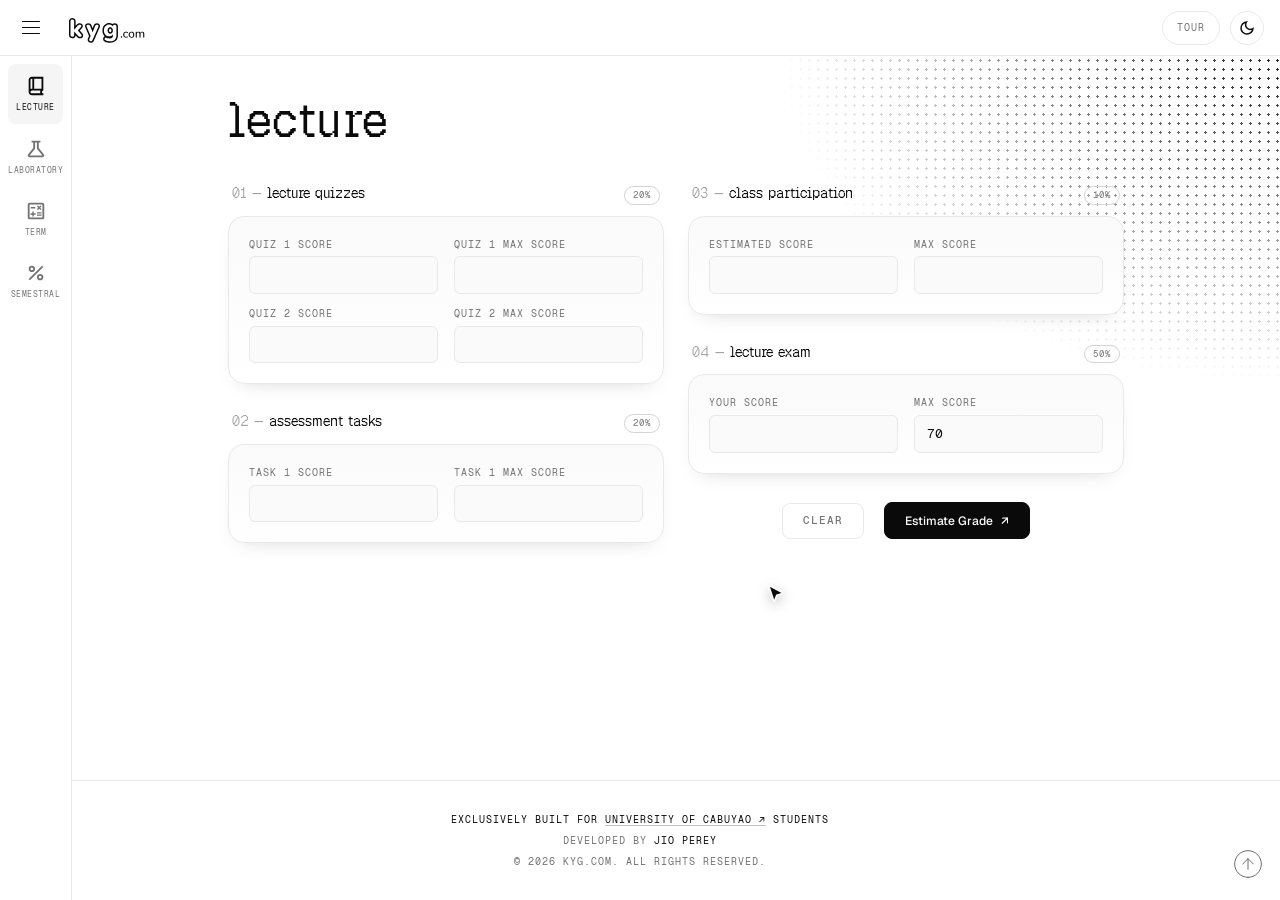
<file: index.html>
<!DOCTYPE html>
  <html lang="en">
  <head>
    <meta charset="UTF-8">
    <meta name="viewport" content="width=device-width, initial-scale=1.0">
    <title>Know Your Grade</title>
    <link rel="icon" type="image/svg+xml" href="assets/k.svg">
    <meta name="color-scheme" content="light dark">
    <link rel="stylesheet" href="styles/index.css">
    <link rel="stylesheet" href="styles/sidebar.css">
    <link rel="stylesheet" href="styles/header.css">
    <link rel="stylesheet" href="styles/footer.css">
    <link rel="stylesheet" href="styles/tour.css">
    <script async src="https://www.googletagmanager.com/gtag/js?id=G-GSXZX69SM8"></script>
    <script>
      window.dataLayer = window.dataLayer || [];
      function gtag(){dataLayer.push(arguments);}
      gtag('js', new Date());
      gtag('config', 'G-GSXZX69SM8');

      (function () {
        const THEME_KEY = "kyg-preferred-theme";
        const savedTheme = localStorage.getItem(THEME_KEY);
        const prefersDark = window.matchMedia("(prefers-color-scheme: dark)").matches;

        if (savedTheme === "dark" || (!savedTheme && prefersDark)) {
          document.documentElement.classList.add("is-dark-theme");
        }
      })();
    </script>
  </head>
  <body>
    <!-- Sidebar Backdrop -->
    <div id="sidebarBackdrop" class="sidebar-backdrop"></div>

    <!-- Collapsible Sidebar -->
    <aside id="sidebar" class="sidebar" >
      <nav>
        <a href="index.html" class="nav-link active">
          <div class="nav-icon-container">
            <svg class="nav-icon" viewBox="0 -960 960 960" fill="currentColor" aria-hidden="true">
              <path d="M300-80q-58 0-99-41t-41-99v-520q0-58 41-99t99-41h500v600q-25 0-42.5 17.5T740-220q0 25 17.5 42.5T800-160v80H300Zm-60-267q14-7 29-10t31-3h20v-440h-20q-25 0-42.5 17.5T240-740v393Zm160-13h320v-440H400v440Zm-160 13v-453 453Zm60 187h373q-6-14-9.5-28.5T660-220q0-16 3-31t10-29H300q-26 0-43 17.5T240-220q0 26 17 43t43 17Z"/>
            </svg>
          </div>
          <p class="nav-label">Lecture</p>
        </a>
        <a href="laboratory.html" class="nav-link">
          <div class="nav-icon-container">
            <svg class="nav-icon" viewBox="0 -960 960 960" fill="currentColor" aria-hidden="true">
              <path d="M200-120q-51 0-72.5-45.5T138-250l222-270v-240h-40q-17 0-28.5-11.5T280-800q0-17 11.5-28.5T320-840h320q17 0 28.5 11.5T680-800q0 17-11.5 28.5T640-760h-40v240l222 270q32 39 10.5 84.5T760-120H200Zm0-80h560L520-492v-268h-80v268L200-200Zm280-280Z"/>
            </svg>
          </div>
          <p class="nav-label">Laboratory</p>
        </a>
        <a href="term.html" class="nav-link">
          <div class="nav-icon-container">
            <svg class="nav-icon" viewBox="0 -960 960 960" fill="currentColor" aria-hidden="true">
              <path d="M320-240h60v-80h80v-60h-80v-80h-60v80h-80v60h80v80Zm200-30h200v-60H520v60Zm0-100h200v-60H520v60Zm44-152 56-56 56 56 42-42-56-58 56-56-42-42-56 56-56-56-42 42 56 56-56 58 42 42Zm-314-70h200v-60H250v60Zm-50 472q-33 0-56.5-23.5T120-200v-560q0-33 23.5-56.5T200-840h560q33 0 56.5 23.5T840-760v560q0 33-23.5 56.5T760-120H200Zm0-80h560v-560H200v560Zm0-560v560-560Z"/>
            </svg>
          </div>
          <p class="nav-label">Term</p>
        </a>
        <a href="semestral.html" class="nav-link">
          <div class="nav-icon-container">
            <svg class="nav-icon" viewBox="0 -960 960 960" fill="currentColor" aria-hidden="true">
              <path d="M300-520q-58 0-99-41t-41-99q0-58 41-99t99-41q58 0 99 41t41 99q0 58-41 99t-99 41Zm0-80q25 0 42.5-17.5T360-660q0-25-17.5-42.5T300-720q-25 0-42.5 17.5T240-660q0 25 17.5 42.5T300-600Zm360 440q-58 0-99-41t-41-99q0-58 41-99t99-41q58 0 99 41t41 99q0 58-41 99t-99 41Zm42.5-97.5Q720-275 720-300t-17.5-42.5Q685-360 660-360t-42.5 17.5Q600-325 600-300t17.5 42.5Q635-240 660-240t42.5-17.5ZM216-160l-56-56 584-584 56 56-584 584Z"/>
            </svg>
          </div>
          <p class="nav-label">Semestral</p>
        </a>
      </nav>
    </aside>

    <!-- Header -->
    <header id="header">
      <div class="left-section">
        <button id="hamburgerBtn" class="hamburger-btn">
          <span class="bar"></span>
          <span class="bar"></span>
          <span class="bar"></span>
        </button>
        <div class="logo-container">
          <a href="index.html" aria-label="Know Your Grade home" class="kyg-logo">
            <svg width="76" height="25" viewBox="0 0 76 25" fill="none" xmlns="http://www.w3.org/2000/svg" class="kyg-logo">
            <path d="M3.3244 18.8517C2.7324 18.8517 2.2764 18.6917 1.9564 18.3717C1.6524 18.0517 1.5004 17.5957 1.5004 17.0037V3.34774C1.5004 2.73974 1.6524 2.28374 1.9564 1.97974C2.2764 1.65974 2.7324 1.49974 3.3244 1.49974C3.9004 1.49974 4.3404 1.65974 4.6444 1.97974C4.9644 2.28374 5.1244 2.73974 5.1244 3.34774V11.7237H5.1724L8.6524 7.85974C9.0044 7.45974 9.3244 7.16374 9.6124 6.97174C9.9164 6.76374 10.3164 6.65974 10.8124 6.65974C11.3084 6.65974 11.6844 6.78774 11.9404 7.04374C12.2124 7.29974 12.3484 7.61174 12.3484 7.97974C12.3644 8.33174 12.2124 8.69174 11.8924 9.05974L8.2204 13.1637V11.7957L12.3004 16.4997C12.6044 16.8677 12.7324 17.2357 12.6844 17.6037C12.6524 17.9717 12.4924 18.2757 12.2044 18.5157C11.9164 18.7397 11.5484 18.8517 11.1004 18.8517C10.5564 18.8517 10.1164 18.7477 9.7804 18.5397C9.4604 18.3317 9.1324 18.0117 8.7964 17.5797L5.1724 13.5477H5.1244V17.0037C5.1244 18.2357 4.5244 18.8517 3.3244 18.8517Z" fill="#DC3545"/>
            <path d="M5.12402 3.34766C5.12401 2.7397 4.96452 2.28348 4.64453 1.97949C4.37856 1.69956 4.00833 1.54185 3.53418 1.50684L3.32422 1.5C2.73231 1.50003 2.27602 1.65952 1.95605 1.97949C1.6521 2.28348 1.50001 2.73973 1.5 3.34766V17.0039L1.50781 17.2197C1.54111 17.7078 1.69012 18.0921 1.95605 18.3721C2.27602 18.692 2.73231 18.8515 3.32422 18.8516C4.44921 18.8516 5.04687 18.3103 5.11719 17.2275L5.12402 17.0039V13.5479H5.17285L8.79688 17.5801C9.13276 18.0119 9.46038 18.3321 9.78027 18.54C10.0743 18.722 10.4481 18.8239 10.9014 18.8467L11.1006 18.8516C11.5484 18.8515 11.9162 18.7395 12.2041 18.5156C12.4921 18.2756 12.6526 17.9715 12.6846 17.6035C12.7325 17.2357 12.6045 16.8678 12.3008 16.5L8.82227 12.4902L11.8926 9.05957C12.2125 8.69164 12.3646 8.33143 12.3486 7.97949C12.3486 7.61165 12.2123 7.29987 11.9404 7.04395C11.7165 6.82002 11.4007 6.69407 10.9932 6.66602L10.8125 6.66016C10.3165 6.66016 9.9163 6.76368 9.6123 6.97168C9.32436 7.16365 9.00427 7.45948 8.65234 7.85938L5.17285 11.7236H5.12402V3.34766ZM6.62402 7.87012L7.53809 6.85547C7.93185 6.40946 8.34599 6.01316 8.78027 5.72363C9.40337 5.3028 10.1223 5.16016 10.8125 5.16016C11.5428 5.16017 12.344 5.34843 12.9678 5.95117C12.9716 5.95481 12.9757 5.95924 12.9795 5.96289C12.9865 5.96976 12.994 5.97642 13.001 5.9834H13C13.5314 6.49862 13.8277 7.16595 13.8447 7.91211H13.8467C13.8477 7.93467 13.8482 7.95713 13.8486 7.97949H13.8477C13.8643 8.81357 13.4865 9.51254 13.0244 10.0439L13.0107 10.0596L10.8213 12.5049L13.4336 15.5166L13.457 15.5439L13.6328 15.7744C14.0242 16.3305 14.2735 17.0186 14.1719 17.7979L14.1689 17.7969C14.0881 18.5429 13.7387 19.1898 13.165 19.668L13.1455 19.6846L13.125 19.7002C12.5183 20.1719 11.804 20.3515 11.1006 20.3516C10.4689 20.3516 9.82218 20.2474 9.2373 19.9531L8.99121 19.8154L8.97656 19.8066L8.96289 19.7979C8.47487 19.4806 8.04401 19.0446 7.65723 18.5557L6.60742 17.3877C6.54994 18.1103 6.3191 18.8512 5.74902 19.4365C5.0701 20.1335 4.16558 20.3516 3.32422 20.3516C2.51577 20.3515 1.68634 20.1415 1.02539 19.5547L0.895508 19.4326L0.881836 19.4189L0.869141 19.4053C0.220448 18.7224 2.85497e-05 17.8461 0 17.0039V3.34766C1.42928e-05 2.50848 0.211049 1.60344 0.895508 0.918945C1.57565 0.238805 2.46195 3.32379e-05 3.32422 0C4.15713 0 5.01769 0.232877 5.67773 0.892578L5.80664 1.02246C6.42253 1.68727 6.62401 2.54202 6.62402 3.34766V7.87012Z" fill="currentColor"/>
            <path d="M21.7164 23.1717C21.3004 23.1717 20.9564 23.0597 20.6844 22.8357C20.4124 22.6117 20.2524 22.3157 20.2044 21.9477C20.1564 21.5957 20.2204 21.2197 20.3964 20.8197L22.0044 17.2677V18.7557L17.7564 9.01174C17.5964 8.59574 17.5404 8.21174 17.5884 7.85974C17.6524 7.49174 17.8284 7.20374 18.1164 6.99574C18.4204 6.77174 18.8364 6.65974 19.3644 6.65974C19.7964 6.65974 20.1404 6.76374 20.3964 6.97174C20.6684 7.16374 20.9164 7.53974 21.1404 8.09974L23.9724 15.2997H23.2044L26.1324 8.07574C26.3564 7.53174 26.6044 7.16374 26.8764 6.97174C27.1644 6.76374 27.5484 6.65974 28.0284 6.65974C28.4444 6.65974 28.7724 6.77174 29.0124 6.99574C29.2684 7.20374 29.4204 7.48374 29.4684 7.83574C29.5324 8.18774 29.4684 8.57174 29.2764 8.98774L23.6364 21.7797C23.3964 22.3237 23.1244 22.6917 22.8204 22.8837C22.5324 23.0757 22.1644 23.1717 21.7164 23.1717Z" fill="#198754"/>
            <path d="M28.0283 5.16016C28.7186 5.16016 29.4498 5.35212 30.0361 5.89941L30.0342 5.90039C30.5437 6.34584 30.8412 6.92779 30.9424 7.56738H30.9443C30.9454 7.57317 30.9453 7.57917 30.9463 7.58496C30.9487 7.60097 30.9529 7.61674 30.9551 7.63281H30.9521C31.0647 8.34011 30.9152 9.01699 30.6387 9.61621L30.6377 9.61523L25.0088 22.3848C24.7239 23.0306 24.3058 23.705 23.6514 24.1309L23.6523 24.1318C23.6496 24.1337 23.6463 24.1349 23.6436 24.1367C23.636 24.1416 23.6287 24.1476 23.6211 24.1523L23.6201 24.1504C23.0302 24.5331 22.3631 24.6718 21.7168 24.6719C21.0186 24.6719 20.3177 24.4768 19.7305 23.9932C19.1502 23.5151 18.8135 22.8694 18.7178 22.1494V22.1504C18.6247 21.4674 18.7616 20.8109 19.0234 20.2158L19.0264 20.208L19.0303 20.2012L20.0322 17.9863L16.3818 9.61133L16.3682 9.58105L16.3564 9.5498C16.1285 8.9571 16.0128 8.31539 16.1025 7.65723L16.1055 7.62988L16.1104 7.60254C16.2368 6.87546 16.6105 6.23755 17.2266 5.78809C17.873 5.31177 18.6403 5.16018 19.3643 5.16016C20.0032 5.16016 20.6803 5.31123 21.2598 5.74707L21.2617 5.74609L21.377 5.83301C21.8662 6.22158 22.1953 6.76968 22.4307 7.2998L22.5332 7.54297L22.5361 7.55078L23.6143 10.293L24.7422 7.5127L24.7451 7.50488C25.0037 6.87685 25.3852 6.19244 26.002 5.75293C26.6208 5.30754 27.3434 5.16017 28.0283 5.16016ZM28.0283 6.66016C27.5484 6.66017 27.164 6.76369 26.876 6.97168C26.6041 7.16373 26.3567 7.53234 26.1328 8.07617L23.5938 14.3369L21.1406 8.09961C20.9166 7.53965 20.6685 7.16368 20.3965 6.97168C20.1725 6.78972 19.8811 6.68782 19.5225 6.66504L19.3643 6.66016C18.8363 6.66018 18.4202 6.77211 18.1162 6.99609L18.0137 7.07715C17.7862 7.27658 17.6449 7.53749 17.5889 7.85938C17.5409 8.21138 17.5968 8.59572 17.7568 9.01172L21.6738 17.9971L20.3965 20.8193C20.2206 21.2191 20.1562 21.5954 20.2041 21.9473C20.2521 22.3153 20.4126 22.6119 20.6846 22.8359C20.9225 23.0318 21.2155 23.1415 21.5635 23.166L21.7168 23.1719C22.1646 23.1718 22.5324 23.0757 22.8203 22.8838C23.0863 22.7158 23.3279 22.4131 23.5449 21.9756L23.6367 21.7793L29.2764 8.9873C29.4682 8.57154 29.5327 8.18777 29.4688 7.83594C29.4208 7.4841 29.2685 7.20406 29.0127 6.99609C28.8028 6.80017 28.5252 6.68959 28.1807 6.66504L28.0283 6.66016Z" fill="currentColor"/>
            <path d="M41.1644 23.2197C40.3004 23.2197 39.4684 23.1477 38.6684 23.0037C37.8844 22.8597 37.1884 22.6437 36.5804 22.3557C36.2124 22.1957 35.9484 21.9877 35.7884 21.7317C35.6444 21.4757 35.5804 21.2037 35.5964 20.9157C35.6284 20.6277 35.7244 20.3717 35.8844 20.1477C36.0604 19.9237 36.2764 19.7637 36.5324 19.6677C36.7884 19.5877 37.0604 19.6117 37.3484 19.7397C38.0524 20.0597 38.7004 20.2677 39.2924 20.3637C39.9004 20.4597 40.4204 20.5077 40.8524 20.5077C41.8764 20.5077 42.6444 20.2757 43.1564 19.8117C43.6684 19.3477 43.9244 18.6357 43.9244 17.6757V15.8517H44.1404C43.9004 16.5877 43.4044 17.1877 42.6524 17.6517C41.9004 18.1157 41.0684 18.3477 40.1564 18.3477C39.1004 18.3477 38.1804 18.1077 37.3964 17.6277C36.6124 17.1317 36.0044 16.4437 35.5724 15.5637C35.1404 14.6677 34.9244 13.6357 34.9244 12.4677C34.9244 11.5877 35.0444 10.7877 35.2844 10.0677C35.5404 9.34774 35.8924 8.73174 36.3404 8.21974C36.8044 7.70774 37.3564 7.31574 37.9964 7.04374C38.6524 6.75574 39.3724 6.61174 40.1564 6.61174C41.1004 6.61174 41.9324 6.84374 42.6524 7.30774C43.3884 7.75574 43.8764 8.34774 44.1164 9.08374L43.8764 9.85174V8.48374C43.8764 7.89174 44.0284 7.44374 44.3324 7.13974C44.6524 6.81974 45.1004 6.65974 45.6764 6.65974C46.2524 6.65974 46.6924 6.81974 46.9964 7.13974C47.3004 7.44374 47.4524 7.89174 47.4524 8.48374V17.2677C47.4524 19.2357 46.9084 20.7157 45.8204 21.7077C44.7484 22.7157 43.1964 23.2197 41.1644 23.2197ZM41.2364 15.6357C41.7804 15.6357 42.2444 15.5077 42.6284 15.2517C43.0284 14.9957 43.3404 14.6357 43.5644 14.1717C43.7884 13.6917 43.9004 13.1237 43.9004 12.4677C43.9004 11.4757 43.6524 10.7077 43.1564 10.1637C42.6764 9.60374 42.0364 9.32374 41.2364 9.32374C40.6924 9.32374 40.2204 9.45174 39.8204 9.70774C39.4204 9.94774 39.1084 10.3077 38.8844 10.7877C38.6764 11.2517 38.5724 11.8117 38.5724 12.4677C38.5724 13.4597 38.8124 14.2357 39.2924 14.7957C39.7724 15.3557 40.4204 15.6357 41.2364 15.6357Z" fill="#0D6EFD"/>
            <path d="M47.4521 8.4834C47.4521 7.89157 47.3 7.44359 46.9961 7.13965C46.7301 6.85972 46.36 6.70194 45.8857 6.66699L45.6768 6.66016C45.1008 6.66016 44.652 6.81965 44.332 7.13965C44.0282 7.44359 43.876 7.89166 43.876 8.4834V8.53613C43.603 8.04837 43.1957 7.63838 42.6523 7.30762C41.9324 6.84366 41.1002 6.61133 40.1562 6.61133C39.3723 6.61135 38.6521 6.75596 37.9961 7.04395L37.7607 7.15137C37.22 7.41558 36.7468 7.77178 36.3408 8.21973C35.8929 8.73167 35.5402 9.34749 35.2842 10.0674C35.0442 10.7874 34.9248 11.5878 34.9248 12.4678L34.9346 12.8994C34.9818 13.8915 35.1944 14.7796 35.5723 15.5635C36.0043 16.4435 36.6125 17.1319 37.3965 17.6279L37.6963 17.7969C38.4121 18.1644 39.2322 18.3476 40.1562 18.3477C41.0683 18.3477 41.9003 18.1154 42.6523 17.6514C43.2259 17.2974 43.6491 16.8638 43.9248 16.3516V17.6758C43.9248 18.6357 43.6682 19.3475 43.1562 19.8115C42.6443 20.2755 41.8765 20.5078 40.8525 20.5078L40.5117 20.499C40.1548 20.481 39.7479 20.4353 39.292 20.3633C38.7001 20.2672 38.0524 20.0592 37.3486 19.7393C37.0606 19.6113 36.7882 19.588 36.5322 19.668C36.2765 19.7639 36.0607 19.9237 35.8848 20.1475C35.7248 20.3715 35.6287 20.628 35.5967 20.916C35.5807 21.2038 35.6443 21.4756 35.7881 21.7314C35.948 21.9874 36.2123 22.1955 36.5801 22.3555C37.188 22.6434 37.8841 22.8599 38.668 23.0039C39.4679 23.1479 40.3002 23.2197 41.1641 23.2197C43.0693 23.2197 44.553 22.7768 45.6143 21.8906L45.8203 21.708C46.9083 20.716 47.4521 19.2356 47.4521 17.2676V8.4834ZM42.4004 12.4678C42.4004 11.8116 42.2589 11.4541 42.1113 11.252L42.0479 11.1748L42.0322 11.1572L42.0176 11.1396C41.8488 10.9428 41.6403 10.8242 41.2363 10.8242C40.9363 10.8242 40.7539 10.8908 40.6289 10.9707L40.5918 10.9941C40.4832 11.0594 40.3611 11.1728 40.2471 11.4141C40.1495 11.6378 40.0723 11.974 40.0723 12.4678L40.0801 12.7354C40.112 13.2367 40.2337 13.5424 40.3652 13.7334L40.4316 13.8193C40.5942 14.009 40.8059 14.1357 41.2363 14.1357V15.6357C40.5223 15.6357 39.9372 15.421 39.4805 14.9922L39.292 14.7959C38.8721 14.306 38.6365 13.6505 38.584 12.8301L38.5723 12.4678C38.5723 11.8936 38.6522 11.3929 38.8115 10.9658L38.8848 10.7881C39.1087 10.3082 39.4204 9.94801 39.8203 9.70801C40.2203 9.45202 40.6924 9.32423 41.2363 9.32422L41.5293 9.33691C42.1941 9.39824 42.7363 9.67416 43.1562 10.1641C43.6522 10.7081 43.9004 11.4758 43.9004 12.4678L43.8955 12.71C43.871 13.2646 43.7604 13.752 43.5645 14.1719C43.3405 14.6358 43.0279 14.996 42.6279 15.252C42.244 15.5078 41.7801 15.6357 41.2363 15.6357V14.1357C41.5378 14.1357 41.6997 14.068 41.7959 14.0039L41.8193 13.9883C41.9634 13.8961 42.0943 13.7595 42.207 13.5303C42.3174 13.2908 42.4004 12.9511 42.4004 12.4678ZM48.9521 17.2676C48.9521 19.5003 48.3296 21.4376 46.8467 22.7998L46.8477 22.8008C46.8456 22.8027 46.8428 22.8038 46.8408 22.8057C46.8373 22.8089 46.8336 22.8122 46.8301 22.8154C45.3901 24.1593 43.422 24.7197 41.1641 24.7197C40.3352 24.7197 39.5266 24.6589 38.7393 24.5361L38.4023 24.4805L38.3975 24.4795C37.5253 24.3193 36.7163 24.0728 35.9824 23.7305V23.7314C35.4959 23.5199 35.019 23.2042 34.6621 22.7363L34.5166 22.5264L34.498 22.4971L34.4814 22.4668C34.2001 21.9666 34.0666 21.4117 34.0986 20.833L34.1006 20.791L34.1055 20.75C34.1642 20.2214 34.3473 19.7199 34.6641 19.2764L34.6836 19.248L34.7051 19.2207C35.0061 18.8376 35.3864 18.5338 35.8359 18.333C35.167 17.7559 34.6296 17.0476 34.2256 16.2246L34.2217 16.2148C33.6761 15.0832 33.4248 13.8222 33.4248 12.4678C33.4248 11.4519 33.563 10.4888 33.8613 9.59375L33.8662 9.5791L33.8711 9.56543C34.1827 8.68908 34.625 7.90325 35.2119 7.23242L35.2197 7.22168L35.2285 7.21289C35.8354 6.5432 36.5617 6.02609 37.3936 5.66992L37.7197 5.53711C38.489 5.24878 39.3058 5.11134 40.1562 5.11133C41.3191 5.11133 42.4051 5.39303 43.3682 5.9873C44.0267 5.38397 44.8573 5.16016 45.6768 5.16016C46.5322 5.16022 47.4175 5.4049 48.084 6.10645H48.083C48.7398 6.78061 48.9521 7.65782 48.9521 8.4834V17.2676Z" fill="currentColor"/>
            <path d="M67.2672 19.7197C67.0992 19.7197 66.9672 19.6717 66.8712 19.5757C66.7752 19.4797 66.7271 19.3397 66.7271 19.1557V14.2597C66.7271 14.0757 66.7752 13.9397 66.8712 13.8517C66.9672 13.7557 67.0992 13.7077 67.2672 13.7077C67.4352 13.7077 67.5631 13.7557 67.6511 13.8517C67.7471 13.9397 67.7952 14.0757 67.7952 14.2597V15.2797L67.6632 15.0637C67.8152 14.6237 68.0592 14.2837 68.3952 14.0437C68.7392 13.8037 69.1472 13.6837 69.6192 13.6837C70.1152 13.6837 70.5152 13.8037 70.8192 14.0437C71.1232 14.2757 71.3272 14.6317 71.4312 15.1117H71.2632C71.4072 14.6717 71.6632 14.3237 72.0312 14.0677C72.4072 13.8117 72.8432 13.6837 73.3392 13.6837C73.7792 13.6837 74.1392 13.7717 74.4192 13.9477C74.7072 14.1157 74.9232 14.3717 75.0672 14.7157C75.2112 15.0517 75.2832 15.4837 75.2832 16.0117V19.1557C75.2832 19.3397 75.2352 19.4797 75.1392 19.5757C75.0432 19.6717 74.9112 19.7197 74.7432 19.7197C74.5672 19.7197 74.4312 19.6717 74.3352 19.5757C74.2392 19.4797 74.1912 19.3397 74.1912 19.1557V16.0597C74.1912 15.5477 74.1032 15.1717 73.9272 14.9317C73.7512 14.6917 73.4552 14.5717 73.0392 14.5717C72.5832 14.5717 72.2192 14.7317 71.9472 15.0517C71.6832 15.3637 71.5512 15.7957 71.5512 16.3477V19.1557C71.5512 19.3397 71.5032 19.4797 71.4072 19.5757C71.3192 19.6717 71.1872 19.7197 71.0112 19.7197C70.8352 19.7197 70.6992 19.6717 70.6032 19.5757C70.5072 19.4797 70.4592 19.3397 70.4592 19.1557V16.0597C70.4592 15.5477 70.3712 15.1717 70.1952 14.9317C70.0192 14.6917 69.7231 14.5717 69.3071 14.5717C68.8511 14.5717 68.4872 14.7317 68.2152 15.0517C67.9512 15.3637 67.8192 15.7957 67.8192 16.3477V19.1557C67.8192 19.5317 67.6352 19.7197 67.2672 19.7197Z" fill="currentColor"/>
            <path d="M62.4723 19.7437C61.8963 19.7437 61.3963 19.6197 60.9723 19.3717C60.5483 19.1237 60.2203 18.7717 59.9883 18.3157C59.7563 17.8597 59.6403 17.3237 59.6403 16.7077C59.6403 16.2437 59.7043 15.8277 59.8323 15.4597C59.9683 15.0837 60.1603 14.7637 60.4083 14.4997C60.6563 14.2357 60.9523 14.0357 61.2963 13.8997C61.6483 13.7557 62.0403 13.6837 62.4723 13.6837C63.0483 13.6837 63.5483 13.8077 63.9723 14.0557C64.3963 14.3037 64.7243 14.6557 64.9563 15.1117C65.1883 15.5597 65.3043 16.0917 65.3043 16.7077C65.3043 17.1717 65.2363 17.5917 65.1003 17.9677C64.9723 18.3437 64.7843 18.6637 64.5363 18.9277C64.2883 19.1917 63.9883 19.3957 63.6363 19.5397C63.2923 19.6757 62.9043 19.7437 62.4723 19.7437ZM62.4723 18.8797C62.8243 18.8797 63.1283 18.7957 63.3843 18.6277C63.6483 18.4597 63.8483 18.2157 63.9843 17.8957C64.1283 17.5757 64.2003 17.1797 64.2003 16.7077C64.2003 16.0037 64.0443 15.4677 63.7323 15.0997C63.4203 14.7317 63.0003 14.5477 62.4723 14.5477C62.1283 14.5477 61.8243 14.6317 61.5603 14.7997C61.3043 14.9597 61.1043 15.1997 60.9603 15.5197C60.8163 15.8397 60.7443 16.2357 60.7443 16.7077C60.7443 17.4117 60.9003 17.9517 61.2123 18.3277C61.5323 18.6957 61.9523 18.8797 62.4723 18.8797Z" fill="currentColor"/>
            <path d="M57.0594 19.7437C56.4674 19.7437 55.9554 19.6197 55.5234 19.3717C55.0914 19.1157 54.7594 18.7597 54.5274 18.3037C54.2954 17.8397 54.1794 17.2957 54.1794 16.6717C54.1794 16.2077 54.2434 15.7917 54.3714 15.4237C54.5074 15.0557 54.6994 14.7437 54.9474 14.4877C55.1954 14.2237 55.4954 14.0237 55.8474 13.8877C56.2074 13.7517 56.6114 13.6837 57.0594 13.6837C57.3394 13.6837 57.6354 13.7277 57.9474 13.8157C58.2594 13.9037 58.5474 14.0477 58.8114 14.2477C58.8994 14.3117 58.9554 14.3877 58.9794 14.4757C59.0034 14.5557 59.0034 14.6397 58.9794 14.7277C58.9634 14.8157 58.9234 14.8917 58.8594 14.9557C58.8034 15.0117 58.7274 15.0437 58.6314 15.0517C58.5434 15.0597 58.4474 15.0317 58.3434 14.9677C58.1514 14.8237 57.9474 14.7197 57.7314 14.6557C57.5234 14.5917 57.3234 14.5597 57.1314 14.5597C56.8354 14.5597 56.5714 14.6077 56.3394 14.7037C56.1154 14.7997 55.9234 14.9397 55.7634 15.1237C55.6114 15.2997 55.4954 15.5197 55.4154 15.7837C55.3354 16.0397 55.2954 16.3397 55.2954 16.6837C55.2954 17.3637 55.4554 17.8997 55.7754 18.2917C56.0954 18.6757 56.5474 18.8677 57.1314 18.8677C57.3234 18.8677 57.5234 18.8397 57.7314 18.7837C57.9394 18.7197 58.1434 18.6157 58.3434 18.4717C58.4474 18.4077 58.5434 18.3837 58.6314 18.3997C58.7194 18.4077 58.7914 18.4437 58.8474 18.5077C58.9114 18.5637 58.9514 18.6357 58.9674 18.7237C58.9834 18.8037 58.9754 18.8877 58.9434 18.9757C58.9194 19.0637 58.8634 19.1357 58.7754 19.1917C58.5194 19.3837 58.2394 19.5237 57.9354 19.6117C57.6314 19.6997 57.3394 19.7437 57.0594 19.7437Z" fill="currentColor"/>
            <path d="M52.5124 19.6837C52.3044 19.6837 52.1324 19.6157 51.9964 19.4797C51.8604 19.3437 51.7924 19.1717 51.7924 18.9637C51.7924 18.7557 51.8604 18.5877 51.9964 18.4597C52.1324 18.3317 52.3044 18.2677 52.5124 18.2677C52.7364 18.2677 52.9084 18.3317 53.0284 18.4597C53.1564 18.5877 53.2204 18.7557 53.2204 18.9637C53.2204 19.1717 53.1564 19.3437 53.0284 19.4797C52.9084 19.6157 52.7364 19.6837 52.5124 19.6837Z" fill="currentColor"/>
            </svg>
          </a>
        </div>
      </div>
      

      <!-- Theme Toggle Button -->
      <button
        id="themeToggleBtn"
        class="theme-toggle-btn"
        aria-label="Switch to light mode"
      >
        <svg class="theme-icon theme-icon-sun" xmlns="http://www.w3.org/2000/svg" viewBox="0 -960 960 960" fill="currentColor" aria-hidden="true">
          <path d="M480-360q50 0 85-35t35-85q0-50-35-85t-85-35q-50 0-85 35t-35 85q0 50 35 85t85 35Zm0 80q-83 0-141.5-58.5T280-480q0-83 58.5-141.5T480-680q83 0 141.5 58.5T680-480q0 83-58.5 141.5T480-280ZM200-440H40v-80h160v80Zm720 0H760v-80h160v80ZM440-760v-160h80v160h-80Zm0 720v-160h80v160h-80ZM256-650l-101-97 57-59 96 100-52 56Zm492 496-97-101 53-55 101 97-57 59Zm-98-550 97-101 59 57-100 96-56-52ZM154-212l101-97 55 53-97 101-59-57Zm326-268Z"/>
        </svg>
        <svg class="theme-icon theme-icon-moon" xmlns="http://www.w3.org/2000/svg" viewBox="0 -960 960 960" fill="currentColor" aria-hidden="true">
          <path d="M480-120q-150 0-255-105T120-480q0-150 105-255t255-105q14 0 27.5 1t26.5 3q-41 29-65.5 75.5T444-660q0 90 63 153t153 63q55 0 101-24.5t75-65.5q2 13 3 26.5t1 27.5q0 150-105 255T480-120Zm0-80q88 0 158-48.5T740-375q-20 5-40 8t-40 3q-123 0-209.5-86.5T364-660q0-20 3-40t8-40q-78 32-126.5 102T200-480q0 116 82 198t198 82Zm-10-270Z"/>
        </svg>
      </button>
    </header>

    <main> 
      <h1 class="page-title">lecture</h1>
      <section class="input-section">
        <div class="input-first-col reveal">
          <!-- Quizzes Section -->
          <section  id="lecQuizzesSection" class="quizzes-section">
            <div class="heading">
              <h2>Lecture Quizzes</h2>
              <p class="component-weight">20%</p>
            </div>
            <div class="card">
              <div class="form-field">
                <label for="quiz1ScoreInput">Quiz 1 Score</label>
                <input id="quiz1ScoreInput" type="number" min="0">
              </div>
              <div class="form-field">
                <label for="quiz1HPSInput">Quiz 1 Max Score</label>
                <input id="quiz1HPSInput" type="number" min="0">
              </div>
              <div class="form-field">
                <label for="quiz2ScoreInput">Quiz 2 Score</label>
                <input id="quiz2ScoreInput" type="number" min="0">
              </div>
              <div class="form-field">
                <label for="quiz2HPSInput">Quiz 2 Max Score</label>
                <input id="quiz2HPSInput" type="number" min="0">
              </div>
              <p id="quizzesError" class="field-error"></p>
            </div>
          </section>

          <!-- Assessment Task Section -->
          <section class="assessment-task-section">
            <div class="heading">
              <h2>Assessment Tasks</h2>
              <p class="component-weight">20%</p>
            </div>
            <div class="card">
              <div class="form-field">
                <label for="task1ScoreInput">Task 1 Score</label>
                <input id="task1ScoreInput" type="number" min="0">
              </div>
              <div class="form-field">
                <label for="task1HPSInput">Task 1 Max Score</label>
                <input id="task1HPSInput" type="number" min="0">
              </div>
              <p id="task1Error" class="field-error"></p>
            </div>
          </section>
        </div>
        
        <div class="input-second-col reveal">
          <!-- Class Participation Section -->
          <section class="participation-section">
            <div class="heading">
              <h2>Class Participation</h2>
              <p class="component-weight">10%</p>
            </div>
            <div class="card">
              <div class="form-field">
                <label for="participationScoreInput">Estimated Score</label>
                <input id="participationScoreInput" type="number" min="0">
              </div>
              <div class="form-field">
                <label for="participationHPSInput">Max Score</label>
                <input id="participationHPSInput" type="number" min="0">
              </div>
              <p id="participationError" class="field-error"></p>
            </div>
          </section>

          <!-- Lecture Exam Section -->
          <section class="lec-exam-section">
            <div class="heading">
              <h2>Lecture Exam</h2>
              <p class="component-weight">50%</p>
            </div>
            <div class="card">
              <div class="form-field">
                <label for="lecExamScoreInput">Your Score</label>
                <input id="lecExamScoreInput" type="number" min="0">
              </div>
              <div class="form-field">
                <label for="lecExamHPSInput">Max Score</label>
                <input id="lecExamHPSInput" type="number" min="0" value="70">
              </div>
              <p id="lecExamError" class="field-error"></p>
            </div>
          </section>
    
          <!-- Buttons -->
          <div class="actions">
            <button id="clearBtn" class="clear-btn">
              Clear
            </button>
            <button id="estimateLecGradeBtn" class="estimate-grade-btn">
              Estimate Grade
            </button>
          </div>
        </div>
      </section>

      <section id="outputSection" class="output-section">
        <div class="grid-md-2">
          <!-- Grade Breakdown Sections -->
          <section id="gradeBreakdownSection" class="grade-breakdown-section reveal">
            <h2>Lec Grade Breakdown</h2>
            <div class="card">
              <div class="computed-grade-container">
                <div class="weighted-grade-container">
                  <p id="weightedGrade" class="weighted-grade">
                  </p>
                  <p class="label">
                    Weighted Grade
                  </p>
                </div>
                <div class="point-grade-container">
                  <p id="pointGrade" class="point-grade">
                    --
                  </p>
                  <p id="remarks" class="remarks">
                    --
                  </p>
                </div>
              </div>
              <table>
                <thead>
                  <tr>
                    <th>Component</th>
                    <th>Score</th>
                    <th>Percentage</th>
                  </tr>
                </thead>
                <tbody>
                  <tr>
                    <td class="assesment-title">Lecture Exam</td>
                    <td class="score-cell">
                      <span id="lecExamScore" class="student-score">--</span>
                      / <span id="lecExamHPS">--</span>
                    </td>
                    <td id="lecExamWeightField" class="assessment-item-weight">--</td>
                  </tr>
                  <tr class="quiz-group-row">
                    <td class="assesment-title">Quizzes</td>
                    <td></td>
                    <td id="quizzesWeightField" class="assessment-item-weight">--</td>
                  </tr>
                  <tr class="quiz-child-row">
                    <td class="assesment-title quiz-child-title">Quiz 1</td>
                    <td class="score-cell">
                      <span id="quiz1Score" class="student-score">--</span>
                      / <span id="quiz1HPS">--</span>
                    </td>
                    <td></td>
                  </tr>
                  <tr class="quiz-child-row quiz-child-last">
                    <td class="assesment-title quiz-child-title">Quiz 2</td>
                    <td class="score-cell">
                      <span id="quiz2Score" class="student-score">--</span>
                      / <span id="quiz2HPS">--</span>
                    </td>
                    <td></td>
                  </tr>
    
                  <tr>
                    <td class="assesment-title">Task 1</td>
                    <td class="score-cell">
                      <span id="task1Score" class="student-score">--</span>
                      / <span id="task1HPS">--</span>
                    </td>
                    <td id="tasksWeightField" class="assessment-item-weight">--</td>
                  </tr>
                  <tr>
                    <td class="assesment-title">Participation</td>
                    <td class="score-cell">
                      <span id="participationScore" class="student-score">--</span>
                      / <span id="participationHPS">--</span>
                    </td>
                    <td id="participationWeightField" class="assessment-item-weight">--</td>
                  </tr>
                  <tr>
                    <td class="grade-total">Total</td>
                    <td></td>
                    <td id="totalWeightedGradeField" class="total-weighted-grade">--</td>
                  </tr>
                </tbody>
              </table>
            </div>
          </section>
    
          <!-- Grading System Section -->
          <section id="lecGradingSystem" class="grading-system-section reveal">
          </section>
        </div>
      </section>
    </main>
    
    <!-- Footer -->
    <footer>
      <div class="container">
        <p class="footer-title">
          Exclusively built for 
          <a 
            href="https://www.facebook.com/ucpncofficial" 
            class="university-name"
            target="_blank"
          >
            University of Cabuyao
          </a> 
          students
        </p>
        <p class="developer">
          Developed by <span class="developer-name">Jio Perey</span>
        </p>
        <p class="copyright">
          &copy; 2026 kyg.com. All rights reserved.
        </p>
      </div>
      <img id="arrowUpIcon" class="arrow-up-icon" src="assets/icons/arrow-up-circle-icon.svg" alt="arrow up icon">
    </footer>
    <script src="scripts/shared.js"></script>
    <script src="scripts/lecture.js"></script>
    <script src="scripts/tour.js"></script>
  </body>
</html>
</file>
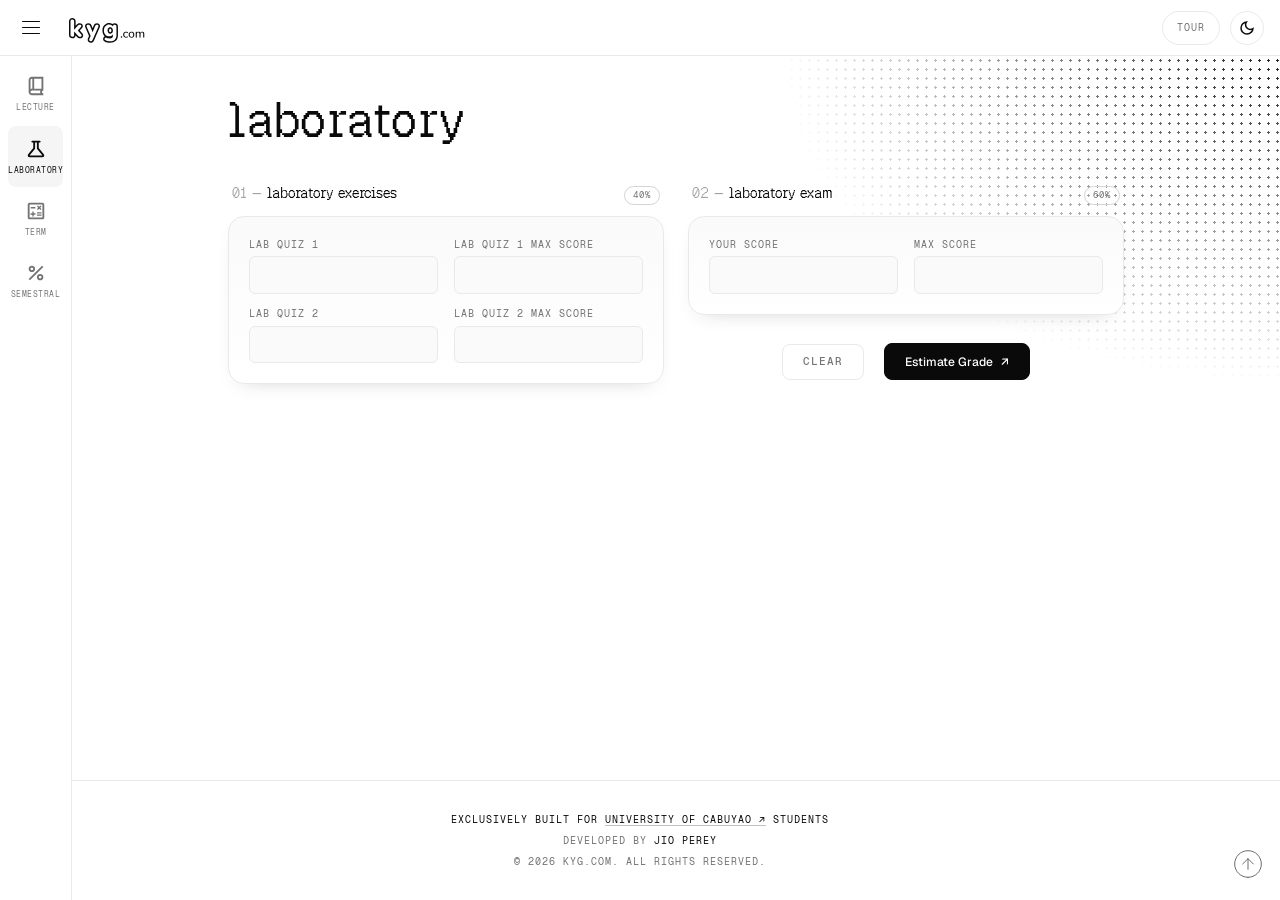
<file: laboratory.html>
<!DOCTYPE html>
  <html lang="en">
  <head>
    <meta charset="UTF-8">
    <meta name="viewport" content="width=device-width, initial-scale=1.0">
    <title>Laboratory | Know Your Grade</title>
    <link rel="icon" type="image/svg+xml" href="assets/k.svg">
    <meta name="color-scheme" content="light dark">
    <link rel="stylesheet" href="styles/index.css">
    <link rel="stylesheet" href="styles/sidebar.css">
    <link rel="stylesheet" href="styles/header.css">
    <link rel="stylesheet" href="styles/footer.css">
    <link rel="stylesheet" href="styles/tour.css">
    <script async src="https://www.googletagmanager.com/gtag/js?id=G-GSXZX69SM8"></script>
    <script> 
      window.dataLayer = window.dataLayer || [];
      function gtag(){dataLayer.push(arguments);}
      gtag('js', new Date());
      gtag('config', 'G-GSXZX69SM8');
      
      (function () {
        const THEME_KEY = "kyg-preferred-theme";
        const savedTheme = localStorage.getItem(THEME_KEY);
        const prefersDark = window.matchMedia("(prefers-color-scheme: dark)").matches;

        if (savedTheme === "dark" || (!savedTheme && prefersDark)) {
          document.documentElement.classList.add("is-dark-theme");
        }
      })();
    </script>
  </head>
  <body>
    <!-- Sidebar Backdrop -->
    <div id="sidebarBackdrop" class="sidebar-backdrop"></div>

    <!-- Collapsible Sidebar -->
    <aside id="sidebar" class="sidebar" >
      <nav>
        <a href="index.html" class="nav-link">
          <div class="nav-icon-container">
            <svg class="nav-icon" viewBox="0 -960 960 960" fill="currentColor" aria-hidden="true">
              <path d="M300-80q-58 0-99-41t-41-99v-520q0-58 41-99t99-41h500v600q-25 0-42.5 17.5T740-220q0 25 17.5 42.5T800-160v80H300Zm-60-267q14-7 29-10t31-3h20v-440h-20q-25 0-42.5 17.5T240-740v393Zm160-13h320v-440H400v440Zm-160 13v-453 453Zm60 187h373q-6-14-9.5-28.5T660-220q0-16 3-31t10-29H300q-26 0-43 17.5T240-220q0 26 17 43t43 17Z"/>
            </svg>
          </div>
          <p class="nav-label">Lecture</p>
        </a>
        <a href="laboratory.html" class="nav-link active">
          <div class="nav-icon-container">
            <svg class="nav-icon" viewBox="0 -960 960 960" fill="currentColor" aria-hidden="true">
              <path d="M200-120q-51 0-72.5-45.5T138-250l222-270v-240h-40q-17 0-28.5-11.5T280-800q0-17 11.5-28.5T320-840h320q17 0 28.5 11.5T680-800q0 17-11.5 28.5T640-760h-40v240l222 270q32 39 10.5 84.5T760-120H200Zm0-80h560L520-492v-268h-80v268L200-200Zm280-280Z"/>
            </svg>
          </div>
          <p class="nav-label">Laboratory</p>
        </a>
        <a href="term.html" class="nav-link">
          <div class="nav-icon-container">
            <svg class="nav-icon" viewBox="0 -960 960 960" fill="currentColor" aria-hidden="true">
              <path d="M320-240h60v-80h80v-60h-80v-80h-60v80h-80v60h80v80Zm200-30h200v-60H520v60Zm0-100h200v-60H520v60Zm44-152 56-56 56 56 42-42-56-58 56-56-42-42-56 56-56-56-42 42 56 56-56 58 42 42Zm-314-70h200v-60H250v60Zm-50 472q-33 0-56.5-23.5T120-200v-560q0-33 23.5-56.5T200-840h560q33 0 56.5 23.5T840-760v560q0 33-23.5 56.5T760-120H200Zm0-80h560v-560H200v560Zm0-560v560-560Z"/>
            </svg>
          </div>
          <p class="nav-label">Term</p>
        </a>
        <a href="semestral.html" class="nav-link">
          <div class="nav-icon-container">
            <svg class="nav-icon" viewBox="0 -960 960 960" fill="currentColor" aria-hidden="true">
              <path d="M300-520q-58 0-99-41t-41-99q0-58 41-99t99-41q58 0 99 41t41 99q0 58-41 99t-99 41Zm0-80q25 0 42.5-17.5T360-660q0-25-17.5-42.5T300-720q-25 0-42.5 17.5T240-660q0 25 17.5 42.5T300-600Zm360 440q-58 0-99-41t-41-99q0-58 41-99t99-41q58 0 99 41t41 99q0 58-41 99t-99 41Zm42.5-97.5Q720-275 720-300t-17.5-42.5Q685-360 660-360t-42.5 17.5Q600-325 600-300t17.5 42.5Q635-240 660-240t42.5-17.5ZM216-160l-56-56 584-584 56 56-584 584Z"/>
            </svg>
          </div>
          <p class="nav-label">Semestral</p>
        </a>
      </nav>
    </aside>

    <!-- Header -->
    <header id="header">
      <div class="left-section">
        <button id="hamburgerBtn" class="hamburger-btn">
          <span class="bar"></span>
          <span class="bar"></span>
          <span class="bar"></span>
        </button>
        <div class="logo-container">
          <a href="index.html" aria-label="Know Your Grade home" class="kyg-logo">
            <svg width="76" height="25" viewBox="0 0 76 25" fill="none" xmlns="http://www.w3.org/2000/svg" class="kyg-logo">
            <path d="M3.3244 18.8517C2.7324 18.8517 2.2764 18.6917 1.9564 18.3717C1.6524 18.0517 1.5004 17.5957 1.5004 17.0037V3.34774C1.5004 2.73974 1.6524 2.28374 1.9564 1.97974C2.2764 1.65974 2.7324 1.49974 3.3244 1.49974C3.9004 1.49974 4.3404 1.65974 4.6444 1.97974C4.9644 2.28374 5.1244 2.73974 5.1244 3.34774V11.7237H5.1724L8.6524 7.85974C9.0044 7.45974 9.3244 7.16374 9.6124 6.97174C9.9164 6.76374 10.3164 6.65974 10.8124 6.65974C11.3084 6.65974 11.6844 6.78774 11.9404 7.04374C12.2124 7.29974 12.3484 7.61174 12.3484 7.97974C12.3644 8.33174 12.2124 8.69174 11.8924 9.05974L8.2204 13.1637V11.7957L12.3004 16.4997C12.6044 16.8677 12.7324 17.2357 12.6844 17.6037C12.6524 17.9717 12.4924 18.2757 12.2044 18.5157C11.9164 18.7397 11.5484 18.8517 11.1004 18.8517C10.5564 18.8517 10.1164 18.7477 9.7804 18.5397C9.4604 18.3317 9.1324 18.0117 8.7964 17.5797L5.1724 13.5477H5.1244V17.0037C5.1244 18.2357 4.5244 18.8517 3.3244 18.8517Z" fill="#DC3545"/>
            <path d="M5.12402 3.34766C5.12401 2.7397 4.96452 2.28348 4.64453 1.97949C4.37856 1.69956 4.00833 1.54185 3.53418 1.50684L3.32422 1.5C2.73231 1.50003 2.27602 1.65952 1.95605 1.97949C1.6521 2.28348 1.50001 2.73973 1.5 3.34766V17.0039L1.50781 17.2197C1.54111 17.7078 1.69012 18.0921 1.95605 18.3721C2.27602 18.692 2.73231 18.8515 3.32422 18.8516C4.44921 18.8516 5.04687 18.3103 5.11719 17.2275L5.12402 17.0039V13.5479H5.17285L8.79688 17.5801C9.13276 18.0119 9.46038 18.3321 9.78027 18.54C10.0743 18.722 10.4481 18.8239 10.9014 18.8467L11.1006 18.8516C11.5484 18.8515 11.9162 18.7395 12.2041 18.5156C12.4921 18.2756 12.6526 17.9715 12.6846 17.6035C12.7325 17.2357 12.6045 16.8678 12.3008 16.5L8.82227 12.4902L11.8926 9.05957C12.2125 8.69164 12.3646 8.33143 12.3486 7.97949C12.3486 7.61165 12.2123 7.29987 11.9404 7.04395C11.7165 6.82002 11.4007 6.69407 10.9932 6.66602L10.8125 6.66016C10.3165 6.66016 9.9163 6.76368 9.6123 6.97168C9.32436 7.16365 9.00427 7.45948 8.65234 7.85938L5.17285 11.7236H5.12402V3.34766ZM6.62402 7.87012L7.53809 6.85547C7.93185 6.40946 8.34599 6.01316 8.78027 5.72363C9.40337 5.3028 10.1223 5.16016 10.8125 5.16016C11.5428 5.16017 12.344 5.34843 12.9678 5.95117C12.9716 5.95481 12.9757 5.95924 12.9795 5.96289C12.9865 5.96976 12.994 5.97642 13.001 5.9834H13C13.5314 6.49862 13.8277 7.16595 13.8447 7.91211H13.8467C13.8477 7.93467 13.8482 7.95713 13.8486 7.97949H13.8477C13.8643 8.81357 13.4865 9.51254 13.0244 10.0439L13.0107 10.0596L10.8213 12.5049L13.4336 15.5166L13.457 15.5439L13.6328 15.7744C14.0242 16.3305 14.2735 17.0186 14.1719 17.7979L14.1689 17.7969C14.0881 18.5429 13.7387 19.1898 13.165 19.668L13.1455 19.6846L13.125 19.7002C12.5183 20.1719 11.804 20.3515 11.1006 20.3516C10.4689 20.3516 9.82218 20.2474 9.2373 19.9531L8.99121 19.8154L8.97656 19.8066L8.96289 19.7979C8.47487 19.4806 8.04401 19.0446 7.65723 18.5557L6.60742 17.3877C6.54994 18.1103 6.3191 18.8512 5.74902 19.4365C5.0701 20.1335 4.16558 20.3516 3.32422 20.3516C2.51577 20.3515 1.68634 20.1415 1.02539 19.5547L0.895508 19.4326L0.881836 19.4189L0.869141 19.4053C0.220448 18.7224 2.85497e-05 17.8461 0 17.0039V3.34766C1.42928e-05 2.50848 0.211049 1.60344 0.895508 0.918945C1.57565 0.238805 2.46195 3.32379e-05 3.32422 0C4.15713 0 5.01769 0.232877 5.67773 0.892578L5.80664 1.02246C6.42253 1.68727 6.62401 2.54202 6.62402 3.34766V7.87012Z" fill="currentColor"/>
            <path d="M21.7164 23.1717C21.3004 23.1717 20.9564 23.0597 20.6844 22.8357C20.4124 22.6117 20.2524 22.3157 20.2044 21.9477C20.1564 21.5957 20.2204 21.2197 20.3964 20.8197L22.0044 17.2677V18.7557L17.7564 9.01174C17.5964 8.59574 17.5404 8.21174 17.5884 7.85974C17.6524 7.49174 17.8284 7.20374 18.1164 6.99574C18.4204 6.77174 18.8364 6.65974 19.3644 6.65974C19.7964 6.65974 20.1404 6.76374 20.3964 6.97174C20.6684 7.16374 20.9164 7.53974 21.1404 8.09974L23.9724 15.2997H23.2044L26.1324 8.07574C26.3564 7.53174 26.6044 7.16374 26.8764 6.97174C27.1644 6.76374 27.5484 6.65974 28.0284 6.65974C28.4444 6.65974 28.7724 6.77174 29.0124 6.99574C29.2684 7.20374 29.4204 7.48374 29.4684 7.83574C29.5324 8.18774 29.4684 8.57174 29.2764 8.98774L23.6364 21.7797C23.3964 22.3237 23.1244 22.6917 22.8204 22.8837C22.5324 23.0757 22.1644 23.1717 21.7164 23.1717Z" fill="#198754"/>
            <path d="M28.0283 5.16016C28.7186 5.16016 29.4498 5.35212 30.0361 5.89941L30.0342 5.90039C30.5437 6.34584 30.8412 6.92779 30.9424 7.56738H30.9443C30.9454 7.57317 30.9453 7.57917 30.9463 7.58496C30.9487 7.60097 30.9529 7.61674 30.9551 7.63281H30.9521C31.0647 8.34011 30.9152 9.01699 30.6387 9.61621L30.6377 9.61523L25.0088 22.3848C24.7239 23.0306 24.3058 23.705 23.6514 24.1309L23.6523 24.1318C23.6496 24.1337 23.6463 24.1349 23.6436 24.1367C23.636 24.1416 23.6287 24.1476 23.6211 24.1523L23.6201 24.1504C23.0302 24.5331 22.3631 24.6718 21.7168 24.6719C21.0186 24.6719 20.3177 24.4768 19.7305 23.9932C19.1502 23.5151 18.8135 22.8694 18.7178 22.1494V22.1504C18.6247 21.4674 18.7616 20.8109 19.0234 20.2158L19.0264 20.208L19.0303 20.2012L20.0322 17.9863L16.3818 9.61133L16.3682 9.58105L16.3564 9.5498C16.1285 8.9571 16.0128 8.31539 16.1025 7.65723L16.1055 7.62988L16.1104 7.60254C16.2368 6.87546 16.6105 6.23755 17.2266 5.78809C17.873 5.31177 18.6403 5.16018 19.3643 5.16016C20.0032 5.16016 20.6803 5.31123 21.2598 5.74707L21.2617 5.74609L21.377 5.83301C21.8662 6.22158 22.1953 6.76968 22.4307 7.2998L22.5332 7.54297L22.5361 7.55078L23.6143 10.293L24.7422 7.5127L24.7451 7.50488C25.0037 6.87685 25.3852 6.19244 26.002 5.75293C26.6208 5.30754 27.3434 5.16017 28.0283 5.16016ZM28.0283 6.66016C27.5484 6.66017 27.164 6.76369 26.876 6.97168C26.6041 7.16373 26.3567 7.53234 26.1328 8.07617L23.5938 14.3369L21.1406 8.09961C20.9166 7.53965 20.6685 7.16368 20.3965 6.97168C20.1725 6.78972 19.8811 6.68782 19.5225 6.66504L19.3643 6.66016C18.8363 6.66018 18.4202 6.77211 18.1162 6.99609L18.0137 7.07715C17.7862 7.27658 17.6449 7.53749 17.5889 7.85938C17.5409 8.21138 17.5968 8.59572 17.7568 9.01172L21.6738 17.9971L20.3965 20.8193C20.2206 21.2191 20.1562 21.5954 20.2041 21.9473C20.2521 22.3153 20.4126 22.6119 20.6846 22.8359C20.9225 23.0318 21.2155 23.1415 21.5635 23.166L21.7168 23.1719C22.1646 23.1718 22.5324 23.0757 22.8203 22.8838C23.0863 22.7158 23.3279 22.4131 23.5449 21.9756L23.6367 21.7793L29.2764 8.9873C29.4682 8.57154 29.5327 8.18777 29.4688 7.83594C29.4208 7.4841 29.2685 7.20406 29.0127 6.99609C28.8028 6.80017 28.5252 6.68959 28.1807 6.66504L28.0283 6.66016Z" fill="currentColor"/>
            <path d="M41.1644 23.2197C40.3004 23.2197 39.4684 23.1477 38.6684 23.0037C37.8844 22.8597 37.1884 22.6437 36.5804 22.3557C36.2124 22.1957 35.9484 21.9877 35.7884 21.7317C35.6444 21.4757 35.5804 21.2037 35.5964 20.9157C35.6284 20.6277 35.7244 20.3717 35.8844 20.1477C36.0604 19.9237 36.2764 19.7637 36.5324 19.6677C36.7884 19.5877 37.0604 19.6117 37.3484 19.7397C38.0524 20.0597 38.7004 20.2677 39.2924 20.3637C39.9004 20.4597 40.4204 20.5077 40.8524 20.5077C41.8764 20.5077 42.6444 20.2757 43.1564 19.8117C43.6684 19.3477 43.9244 18.6357 43.9244 17.6757V15.8517H44.1404C43.9004 16.5877 43.4044 17.1877 42.6524 17.6517C41.9004 18.1157 41.0684 18.3477 40.1564 18.3477C39.1004 18.3477 38.1804 18.1077 37.3964 17.6277C36.6124 17.1317 36.0044 16.4437 35.5724 15.5637C35.1404 14.6677 34.9244 13.6357 34.9244 12.4677C34.9244 11.5877 35.0444 10.7877 35.2844 10.0677C35.5404 9.34774 35.8924 8.73174 36.3404 8.21974C36.8044 7.70774 37.3564 7.31574 37.9964 7.04374C38.6524 6.75574 39.3724 6.61174 40.1564 6.61174C41.1004 6.61174 41.9324 6.84374 42.6524 7.30774C43.3884 7.75574 43.8764 8.34774 44.1164 9.08374L43.8764 9.85174V8.48374C43.8764 7.89174 44.0284 7.44374 44.3324 7.13974C44.6524 6.81974 45.1004 6.65974 45.6764 6.65974C46.2524 6.65974 46.6924 6.81974 46.9964 7.13974C47.3004 7.44374 47.4524 7.89174 47.4524 8.48374V17.2677C47.4524 19.2357 46.9084 20.7157 45.8204 21.7077C44.7484 22.7157 43.1964 23.2197 41.1644 23.2197ZM41.2364 15.6357C41.7804 15.6357 42.2444 15.5077 42.6284 15.2517C43.0284 14.9957 43.3404 14.6357 43.5644 14.1717C43.7884 13.6917 43.9004 13.1237 43.9004 12.4677C43.9004 11.4757 43.6524 10.7077 43.1564 10.1637C42.6764 9.60374 42.0364 9.32374 41.2364 9.32374C40.6924 9.32374 40.2204 9.45174 39.8204 9.70774C39.4204 9.94774 39.1084 10.3077 38.8844 10.7877C38.6764 11.2517 38.5724 11.8117 38.5724 12.4677C38.5724 13.4597 38.8124 14.2357 39.2924 14.7957C39.7724 15.3557 40.4204 15.6357 41.2364 15.6357Z" fill="#0D6EFD"/>
            <path d="M47.4521 8.4834C47.4521 7.89157 47.3 7.44359 46.9961 7.13965C46.7301 6.85972 46.36 6.70194 45.8857 6.66699L45.6768 6.66016C45.1008 6.66016 44.652 6.81965 44.332 7.13965C44.0282 7.44359 43.876 7.89166 43.876 8.4834V8.53613C43.603 8.04837 43.1957 7.63838 42.6523 7.30762C41.9324 6.84366 41.1002 6.61133 40.1562 6.61133C39.3723 6.61135 38.6521 6.75596 37.9961 7.04395L37.7607 7.15137C37.22 7.41558 36.7468 7.77178 36.3408 8.21973C35.8929 8.73167 35.5402 9.34749 35.2842 10.0674C35.0442 10.7874 34.9248 11.5878 34.9248 12.4678L34.9346 12.8994C34.9818 13.8915 35.1944 14.7796 35.5723 15.5635C36.0043 16.4435 36.6125 17.1319 37.3965 17.6279L37.6963 17.7969C38.4121 18.1644 39.2322 18.3476 40.1562 18.3477C41.0683 18.3477 41.9003 18.1154 42.6523 17.6514C43.2259 17.2974 43.6491 16.8638 43.9248 16.3516V17.6758C43.9248 18.6357 43.6682 19.3475 43.1562 19.8115C42.6443 20.2755 41.8765 20.5078 40.8525 20.5078L40.5117 20.499C40.1548 20.481 39.7479 20.4353 39.292 20.3633C38.7001 20.2672 38.0524 20.0592 37.3486 19.7393C37.0606 19.6113 36.7882 19.588 36.5322 19.668C36.2765 19.7639 36.0607 19.9237 35.8848 20.1475C35.7248 20.3715 35.6287 20.628 35.5967 20.916C35.5807 21.2038 35.6443 21.4756 35.7881 21.7314C35.948 21.9874 36.2123 22.1955 36.5801 22.3555C37.188 22.6434 37.8841 22.8599 38.668 23.0039C39.4679 23.1479 40.3002 23.2197 41.1641 23.2197C43.0693 23.2197 44.553 22.7768 45.6143 21.8906L45.8203 21.708C46.9083 20.716 47.4521 19.2356 47.4521 17.2676V8.4834ZM42.4004 12.4678C42.4004 11.8116 42.2589 11.4541 42.1113 11.252L42.0479 11.1748L42.0322 11.1572L42.0176 11.1396C41.8488 10.9428 41.6403 10.8242 41.2363 10.8242C40.9363 10.8242 40.7539 10.8908 40.6289 10.9707L40.5918 10.9941C40.4832 11.0594 40.3611 11.1728 40.2471 11.4141C40.1495 11.6378 40.0723 11.974 40.0723 12.4678L40.0801 12.7354C40.112 13.2367 40.2337 13.5424 40.3652 13.7334L40.4316 13.8193C40.5942 14.009 40.8059 14.1357 41.2363 14.1357V15.6357C40.5223 15.6357 39.9372 15.421 39.4805 14.9922L39.292 14.7959C38.8721 14.306 38.6365 13.6505 38.584 12.8301L38.5723 12.4678C38.5723 11.8936 38.6522 11.3929 38.8115 10.9658L38.8848 10.7881C39.1087 10.3082 39.4204 9.94801 39.8203 9.70801C40.2203 9.45202 40.6924 9.32423 41.2363 9.32422L41.5293 9.33691C42.1941 9.39824 42.7363 9.67416 43.1562 10.1641C43.6522 10.7081 43.9004 11.4758 43.9004 12.4678L43.8955 12.71C43.871 13.2646 43.7604 13.752 43.5645 14.1719C43.3405 14.6358 43.0279 14.996 42.6279 15.252C42.244 15.5078 41.7801 15.6357 41.2363 15.6357V14.1357C41.5378 14.1357 41.6997 14.068 41.7959 14.0039L41.8193 13.9883C41.9634 13.8961 42.0943 13.7595 42.207 13.5303C42.3174 13.2908 42.4004 12.9511 42.4004 12.4678ZM48.9521 17.2676C48.9521 19.5003 48.3296 21.4376 46.8467 22.7998L46.8477 22.8008C46.8456 22.8027 46.8428 22.8038 46.8408 22.8057C46.8373 22.8089 46.8336 22.8122 46.8301 22.8154C45.3901 24.1593 43.422 24.7197 41.1641 24.7197C40.3352 24.7197 39.5266 24.6589 38.7393 24.5361L38.4023 24.4805L38.3975 24.4795C37.5253 24.3193 36.7163 24.0728 35.9824 23.7305V23.7314C35.4959 23.5199 35.019 23.2042 34.6621 22.7363L34.5166 22.5264L34.498 22.4971L34.4814 22.4668C34.2001 21.9666 34.0666 21.4117 34.0986 20.833L34.1006 20.791L34.1055 20.75C34.1642 20.2214 34.3473 19.7199 34.6641 19.2764L34.6836 19.248L34.7051 19.2207C35.0061 18.8376 35.3864 18.5338 35.8359 18.333C35.167 17.7559 34.6296 17.0476 34.2256 16.2246L34.2217 16.2148C33.6761 15.0832 33.4248 13.8222 33.4248 12.4678C33.4248 11.4519 33.563 10.4888 33.8613 9.59375L33.8662 9.5791L33.8711 9.56543C34.1827 8.68908 34.625 7.90325 35.2119 7.23242L35.2197 7.22168L35.2285 7.21289C35.8354 6.5432 36.5617 6.02609 37.3936 5.66992L37.7197 5.53711C38.489 5.24878 39.3058 5.11134 40.1562 5.11133C41.3191 5.11133 42.4051 5.39303 43.3682 5.9873C44.0267 5.38397 44.8573 5.16016 45.6768 5.16016C46.5322 5.16022 47.4175 5.4049 48.084 6.10645H48.083C48.7398 6.78061 48.9521 7.65782 48.9521 8.4834V17.2676Z" fill="currentColor"/>
            <path d="M67.2672 19.7197C67.0992 19.7197 66.9672 19.6717 66.8712 19.5757C66.7752 19.4797 66.7271 19.3397 66.7271 19.1557V14.2597C66.7271 14.0757 66.7752 13.9397 66.8712 13.8517C66.9672 13.7557 67.0992 13.7077 67.2672 13.7077C67.4352 13.7077 67.5631 13.7557 67.6511 13.8517C67.7471 13.9397 67.7952 14.0757 67.7952 14.2597V15.2797L67.6632 15.0637C67.8152 14.6237 68.0592 14.2837 68.3952 14.0437C68.7392 13.8037 69.1472 13.6837 69.6192 13.6837C70.1152 13.6837 70.5152 13.8037 70.8192 14.0437C71.1232 14.2757 71.3272 14.6317 71.4312 15.1117H71.2632C71.4072 14.6717 71.6632 14.3237 72.0312 14.0677C72.4072 13.8117 72.8432 13.6837 73.3392 13.6837C73.7792 13.6837 74.1392 13.7717 74.4192 13.9477C74.7072 14.1157 74.9232 14.3717 75.0672 14.7157C75.2112 15.0517 75.2832 15.4837 75.2832 16.0117V19.1557C75.2832 19.3397 75.2352 19.4797 75.1392 19.5757C75.0432 19.6717 74.9112 19.7197 74.7432 19.7197C74.5672 19.7197 74.4312 19.6717 74.3352 19.5757C74.2392 19.4797 74.1912 19.3397 74.1912 19.1557V16.0597C74.1912 15.5477 74.1032 15.1717 73.9272 14.9317C73.7512 14.6917 73.4552 14.5717 73.0392 14.5717C72.5832 14.5717 72.2192 14.7317 71.9472 15.0517C71.6832 15.3637 71.5512 15.7957 71.5512 16.3477V19.1557C71.5512 19.3397 71.5032 19.4797 71.4072 19.5757C71.3192 19.6717 71.1872 19.7197 71.0112 19.7197C70.8352 19.7197 70.6992 19.6717 70.6032 19.5757C70.5072 19.4797 70.4592 19.3397 70.4592 19.1557V16.0597C70.4592 15.5477 70.3712 15.1717 70.1952 14.9317C70.0192 14.6917 69.7231 14.5717 69.3071 14.5717C68.8511 14.5717 68.4872 14.7317 68.2152 15.0517C67.9512 15.3637 67.8192 15.7957 67.8192 16.3477V19.1557C67.8192 19.5317 67.6352 19.7197 67.2672 19.7197Z" fill="currentColor"/>
            <path d="M62.4723 19.7437C61.8963 19.7437 61.3963 19.6197 60.9723 19.3717C60.5483 19.1237 60.2203 18.7717 59.9883 18.3157C59.7563 17.8597 59.6403 17.3237 59.6403 16.7077C59.6403 16.2437 59.7043 15.8277 59.8323 15.4597C59.9683 15.0837 60.1603 14.7637 60.4083 14.4997C60.6563 14.2357 60.9523 14.0357 61.2963 13.8997C61.6483 13.7557 62.0403 13.6837 62.4723 13.6837C63.0483 13.6837 63.5483 13.8077 63.9723 14.0557C64.3963 14.3037 64.7243 14.6557 64.9563 15.1117C65.1883 15.5597 65.3043 16.0917 65.3043 16.7077C65.3043 17.1717 65.2363 17.5917 65.1003 17.9677C64.9723 18.3437 64.7843 18.6637 64.5363 18.9277C64.2883 19.1917 63.9883 19.3957 63.6363 19.5397C63.2923 19.6757 62.9043 19.7437 62.4723 19.7437ZM62.4723 18.8797C62.8243 18.8797 63.1283 18.7957 63.3843 18.6277C63.6483 18.4597 63.8483 18.2157 63.9843 17.8957C64.1283 17.5757 64.2003 17.1797 64.2003 16.7077C64.2003 16.0037 64.0443 15.4677 63.7323 15.0997C63.4203 14.7317 63.0003 14.5477 62.4723 14.5477C62.1283 14.5477 61.8243 14.6317 61.5603 14.7997C61.3043 14.9597 61.1043 15.1997 60.9603 15.5197C60.8163 15.8397 60.7443 16.2357 60.7443 16.7077C60.7443 17.4117 60.9003 17.9517 61.2123 18.3277C61.5323 18.6957 61.9523 18.8797 62.4723 18.8797Z" fill="currentColor"/>
            <path d="M57.0594 19.7437C56.4674 19.7437 55.9554 19.6197 55.5234 19.3717C55.0914 19.1157 54.7594 18.7597 54.5274 18.3037C54.2954 17.8397 54.1794 17.2957 54.1794 16.6717C54.1794 16.2077 54.2434 15.7917 54.3714 15.4237C54.5074 15.0557 54.6994 14.7437 54.9474 14.4877C55.1954 14.2237 55.4954 14.0237 55.8474 13.8877C56.2074 13.7517 56.6114 13.6837 57.0594 13.6837C57.3394 13.6837 57.6354 13.7277 57.9474 13.8157C58.2594 13.9037 58.5474 14.0477 58.8114 14.2477C58.8994 14.3117 58.9554 14.3877 58.9794 14.4757C59.0034 14.5557 59.0034 14.6397 58.9794 14.7277C58.9634 14.8157 58.9234 14.8917 58.8594 14.9557C58.8034 15.0117 58.7274 15.0437 58.6314 15.0517C58.5434 15.0597 58.4474 15.0317 58.3434 14.9677C58.1514 14.8237 57.9474 14.7197 57.7314 14.6557C57.5234 14.5917 57.3234 14.5597 57.1314 14.5597C56.8354 14.5597 56.5714 14.6077 56.3394 14.7037C56.1154 14.7997 55.9234 14.9397 55.7634 15.1237C55.6114 15.2997 55.4954 15.5197 55.4154 15.7837C55.3354 16.0397 55.2954 16.3397 55.2954 16.6837C55.2954 17.3637 55.4554 17.8997 55.7754 18.2917C56.0954 18.6757 56.5474 18.8677 57.1314 18.8677C57.3234 18.8677 57.5234 18.8397 57.7314 18.7837C57.9394 18.7197 58.1434 18.6157 58.3434 18.4717C58.4474 18.4077 58.5434 18.3837 58.6314 18.3997C58.7194 18.4077 58.7914 18.4437 58.8474 18.5077C58.9114 18.5637 58.9514 18.6357 58.9674 18.7237C58.9834 18.8037 58.9754 18.8877 58.9434 18.9757C58.9194 19.0637 58.8634 19.1357 58.7754 19.1917C58.5194 19.3837 58.2394 19.5237 57.9354 19.6117C57.6314 19.6997 57.3394 19.7437 57.0594 19.7437Z" fill="currentColor"/>
            <path d="M52.5124 19.6837C52.3044 19.6837 52.1324 19.6157 51.9964 19.4797C51.8604 19.3437 51.7924 19.1717 51.7924 18.9637C51.7924 18.7557 51.8604 18.5877 51.9964 18.4597C52.1324 18.3317 52.3044 18.2677 52.5124 18.2677C52.7364 18.2677 52.9084 18.3317 53.0284 18.4597C53.1564 18.5877 53.2204 18.7557 53.2204 18.9637C53.2204 19.1717 53.1564 19.3437 53.0284 19.4797C52.9084 19.6157 52.7364 19.6837 52.5124 19.6837Z" fill="currentColor"/>
            </svg>
          </a>
        </div>
      </div>
      
      <button
        id="themeToggleBtn"
        class="theme-toggle-btn"
        aria-label="Switch to light mode"
      >
        <svg class="theme-icon theme-icon-sun" xmlns="http://www.w3.org/2000/svg" viewBox="0 -960 960 960" fill="currentColor" aria-hidden="true">
          <path d="M480-360q50 0 85-35t35-85q0-50-35-85t-85-35q-50 0-85 35t-35 85q0 50 35 85t85 35Zm0 80q-83 0-141.5-58.5T280-480q0-83 58.5-141.5T480-680q83 0 141.5 58.5T680-480q0 83-58.5 141.5T480-280ZM200-440H40v-80h160v80Zm720 0H760v-80h160v80ZM440-760v-160h80v160h-80Zm0 720v-160h80v160h-80ZM256-650l-101-97 57-59 96 100-52 56Zm492 496-97-101 53-55 101 97-57 59Zm-98-550 97-101 59 57-100 96-56-52ZM154-212l101-97 55 53-97 101-59-57Zm326-268Z"/>
        </svg>
        <svg class="theme-icon theme-icon-moon" xmlns="http://www.w3.org/2000/svg" viewBox="0 -960 960 960" fill="currentColor" aria-hidden="true">
          <path d="M480-120q-150 0-255-105T120-480q0-150 105-255t255-105q14 0 27.5 1t26.5 3q-41 29-65.5 75.5T444-660q0 90 63 153t153 63q55 0 101-24.5t75-65.5q2 13 3 26.5t1 27.5q0 150-105 255T480-120Zm0-80q88 0 158-48.5T740-375q-20 5-40 8t-40 3q-123 0-209.5-86.5T364-660q0-20 3-40t8-40q-78 32-126.5 102T200-480q0 116 82 198t198 82Zm-10-270Z"/>
        </svg>
      </button>
    </header>

    <main> 
      <h1 class="page-title">laboratory</h1>
      <section class="input-section">
        <div class="input-first-col reveal">
          <!-- Laboratory Exercise Section -->
          <section  id="labQuizzesSection" class="lab-exercises-section">
            <div class="heading">
              <h2>Laboratory Exercises</h2>
              <p class="component-weight">40%</p>
            </div>
            <div class="card">
              <div class="form-field">
                <label for="labQuiz1ScoreInput">Lab Quiz 1</label>
                <input id="labQuiz1ScoreInput" type="number" min="0">
              </div>
              <div class="form-field">
                <label for="labQuiz1HPSInput">Lab Quiz 1 Max Score</label>
                <input id="labQuiz1HPSInput" type="number" min="0">
              </div>
              <div class="form-field">
                <label for="labQuiz2ScoreInput">Lab Quiz 2</label>
                <input id="labQuiz2ScoreInput" type="number" min="0">
              </div>
              <div class="form-field">
                <label for="labQuiz2HPSInput">Lab Quiz 2 Max Score</label>
                <input id="labQuiz2HPSInput" type="number" min="0">
              </div>
              <p id="labQuizError" class="field-error"></p>
            </div>
          </section>
        </div>

        <div class="input-second-col reveal">
          <!-- Laboratory Exam Section -->
          <section class="lab-exam-section">
            <div class="heading">
              <h2>Laboratory Exam</h2>
              <p class="component-weight">60%</p>
            </div>
            <div class="card">
              <div class="form-field">
                <label for="labExamScoreInput">Your Score</label>
                <input id="labExamScoreInput" type="number" min="0">
              </div>
              <div class="form-field">
                <label for="labExamHPSInput">Max Score</label>
                <input id="labExamHPSInput" type="number" min="0" >
              </div>
              <p id="labExamError" class="field-error"></p>
            </div>
          </section>

          <!-- Buttons -->
          <div class="actions">
            <button id="clearLabFieldsBtn" class="clear-btn">
              Clear
            </button>
            <button id="estimateLabGradeBtn" class="estimate-grade-btn">
              Estimate Grade
            </button>
          </div>
        </div>
      </section>

      <section id="outputSection" class="output-section">
        <div class="grid-md-2">
          <!-- Grade Breakdown Section -->
          <section id="gradeBreakdownSection" class="grade-breakdown-section reveal">
            <h2>Lab Grade Breakdown</h2>
            <div class="card">
              <div class="computed-grade-container">
                <div class="weighted-grade-container">
                  <p id="weightedGrade" class="weighted-grade">
                  </p>
                  <p class="label">
                    Weighted Grade
                  </p>
                </div>
                <div class="point-grade-container">
                  <p id="pointGrade" class="point-grade">
                    --
                  </p>
                  <p id="remarks" class="remarks">
                    --
                  </p>
                </div>
              </div>
              <table>
                <thead>
                  <tr>
                    <th>Component</th>
                    <th>Score</th>
                    <th>Percentage</th>
                  </tr>
                </thead>
                <tbody>
                  <tr>
                    <td class="assesment-title">Laboratory Exam</td>
                    <td class="score-cell">
                      <span id="labExamScoreField" class="student-score">--</span>
                      / <span id="labExamHPSField">--</span>
                    </td>
                    <td id="labExamWeightField" class="assessment-item-weight">--</td>
                  </tr>
                  <tr class="quiz-group-row">
                    <td class="assesment-title">Laboratory Exercises</td>
                    <td></td>
                    <td id="labExercisesWeightField" class="assessment-item-weight">--</td>
                  </tr>
                  <tr class="quiz-child-row">
                    <td class="assesment-title quiz-child-title">Lab Quiz 1</td>
                    <td class="score-cell">
                      <span id="labQuiz1ScoreField" class="student-score">--</span>
                      / <span id="labQuiz1HPSField">--</span>
                    </td>
                    <td></td>
                  </tr>
                  <tr class="quiz-child-row quiz-child-last">
                    <td class="assesment-title quiz-child-title">Lab Quiz 2</td>
                    <td class="score-cell">
                      <span id="labQuiz2ScoreField" class="student-score">--</span>
                      / <span id="labQuiz2HPSField">--</span>
                    </td>
                    <td></td>
                  </tr>
                  <tr>
                    <td class="grade-total">Total</td>
                    <td></td>
                    <td id="totalWeightedGradeField" class="total-weighted-grade">--</td>
                  </tr>
                </tbody>
              </table>
            </div>
          </section>
    
          <!-- Grading System Section -->
          <section id="labGradingSystem" class="grading-system-section reveal">
          </section>
        </div>
      </section>
    </main>

    <!-- Footer -->
    <footer>
      <div class="container">
        <p class="footer-title">
          Exclusively built for 
          <a 
            href="https://www.facebook.com/ucpncofficial" 
            class="university-name"
            target="_blank"
          >
            University of Cabuyao
          </a> 
          students
        </p>
        <p class="developer">
          Developed by <span class="developer-name">Jio Perey</span>
        </p>
        <p class="copyright">
          &copy; 2026 kyg.com. All rights reserved.
        </p>
      </div>
      <img id="arrowUpIcon" class="arrow-up-icon" src="assets/icons/arrow-up-circle-icon.svg" alt="arrow up icon">
    </footer>
    <script src="scripts/shared.js"></script>
    <script src="scripts/laboratory.js"></script>
    <script src="scripts/tour.js"></script>
  </body>
</html>
</file>
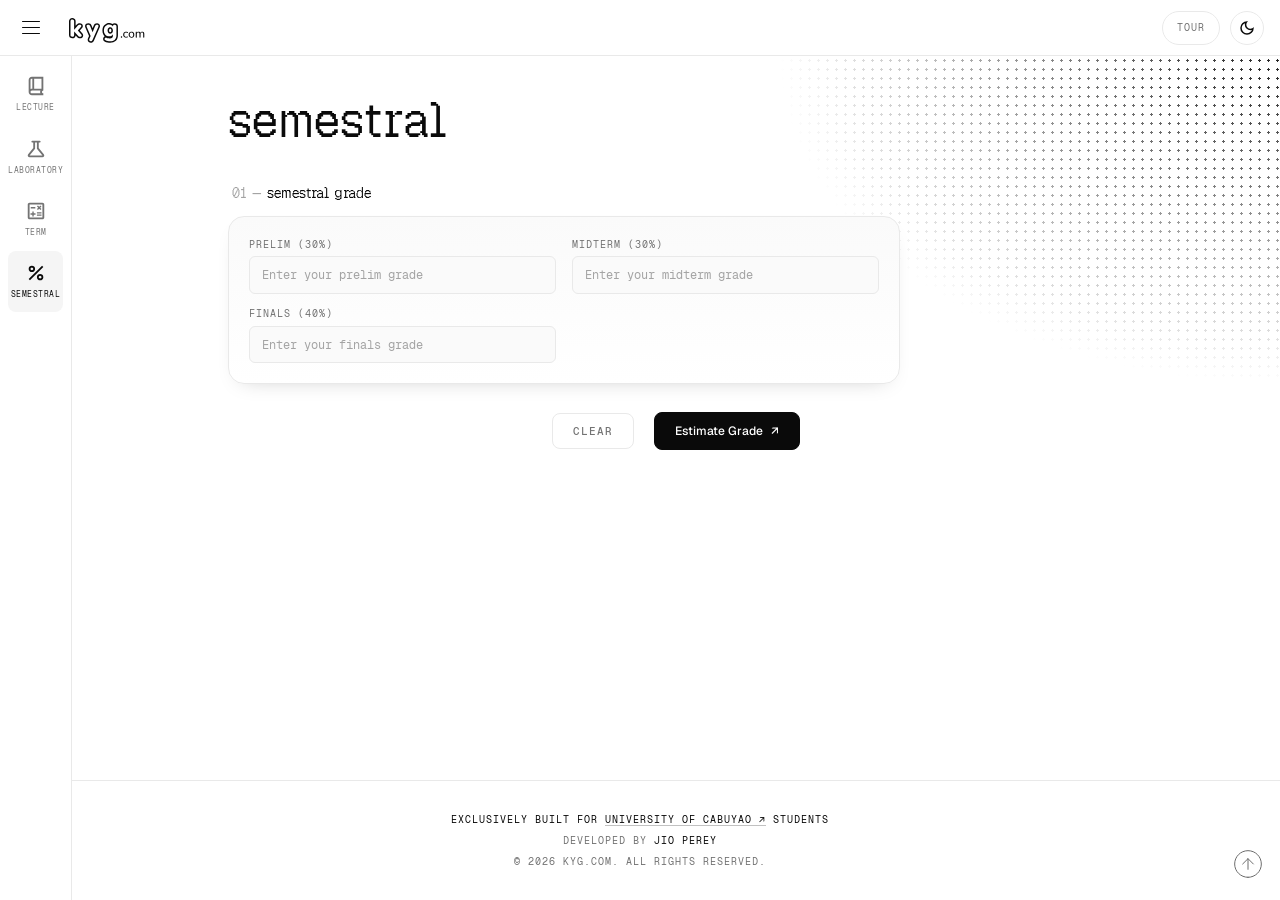
<file: semestral.html>
<!DOCTYPE html>
  <html lang="en">
  <head>
    <meta charset="UTF-8">
    <meta name="viewport" content="width=device-width, initial-scale=1.0">
    <title>Semestral Grade | Know Your Grade</title>
    <link rel="icon" type="image/svg+xml" href="assets/k.svg">
    <meta name="color-scheme" content="light dark">
    <link rel="stylesheet" href="styles/index.css">
    <link rel="stylesheet" href="styles/sidebar.css">
    <link rel="stylesheet" href="styles/header.css">
    <link rel="stylesheet" href="styles/footer.css">
    <link rel="stylesheet" href="styles/tour.css">
    <script async src="https://www.googletagmanager.com/gtag/js?id=G-GSXZX69SM8"></script>
    <script>
      window.dataLayer = window.dataLayer || [];
      function gtag(){dataLayer.push(arguments);}
      gtag('js', new Date());
      gtag('config', 'G-GSXZX69SM8');

      (function () {
        const THEME_KEY = "kyg-preferred-theme";
        const savedTheme = localStorage.getItem(THEME_KEY);
        const prefersDark = window.matchMedia("(prefers-color-scheme: dark)").matches;

        if (savedTheme === "dark" || (!savedTheme && prefersDark)) {
          document.documentElement.classList.add("is-dark-theme");
        }
      })();
    </script>
  </head>
  <body>
    <!-- Sidebar Backdrop -->
    <div id="sidebarBackdrop" class="sidebar-backdrop"></div>

    <!-- Collapsible Sidebar -->
    <aside id="sidebar" class="sidebar" >
      <nav>
        <a href="index.html" class="nav-link">
          <div class="nav-icon-container">
            <svg class="nav-icon" viewBox="0 -960 960 960" fill="currentColor" aria-hidden="true">
              <path d="M300-80q-58 0-99-41t-41-99v-520q0-58 41-99t99-41h500v600q-25 0-42.5 17.5T740-220q0 25 17.5 42.5T800-160v80H300Zm-60-267q14-7 29-10t31-3h20v-440h-20q-25 0-42.5 17.5T240-740v393Zm160-13h320v-440H400v440Zm-160 13v-453 453Zm60 187h373q-6-14-9.5-28.5T660-220q0-16 3-31t10-29H300q-26 0-43 17.5T240-220q0 26 17 43t43 17Z"/>
            </svg>
          </div>
          <p class="nav-label">Lecture</p>
        </a>
        <a href="laboratory.html" class="nav-link">
          <div class="nav-icon-container">
            <svg class="nav-icon" viewBox="0 -960 960 960" fill="currentColor" aria-hidden="true">
              <path d="M200-120q-51 0-72.5-45.5T138-250l222-270v-240h-40q-17 0-28.5-11.5T280-800q0-17 11.5-28.5T320-840h320q17 0 28.5 11.5T680-800q0 17-11.5 28.5T640-760h-40v240l222 270q32 39 10.5 84.5T760-120H200Zm0-80h560L520-492v-268h-80v268L200-200Zm280-280Z"/>
            </svg>
          </div>
          <p class="nav-label">Laboratory</p>
        </a>
        <a href="term.html" class="nav-link">
          <div class="nav-icon-container">
            <svg class="nav-icon" viewBox="0 -960 960 960" fill="currentColor" aria-hidden="true">
              <path d="M320-240h60v-80h80v-60h-80v-80h-60v80h-80v60h80v80Zm200-30h200v-60H520v60Zm0-100h200v-60H520v60Zm44-152 56-56 56 56 42-42-56-58 56-56-42-42-56 56-56-56-42 42 56 56-56 58 42 42Zm-314-70h200v-60H250v60Zm-50 472q-33 0-56.5-23.5T120-200v-560q0-33 23.5-56.5T200-840h560q33 0 56.5 23.5T840-760v560q0 33-23.5 56.5T760-120H200Zm0-80h560v-560H200v560Zm0-560v560-560Z"/>
            </svg>
          </div>
          <p class="nav-label">Term</p>
        </a>
        <a href="semestral.html" class="nav-link active">
          <div class="nav-icon-container">
            <svg class="nav-icon" viewBox="0 -960 960 960" fill="currentColor" aria-hidden="true">
              <path d="M300-520q-58 0-99-41t-41-99q0-58 41-99t99-41q58 0 99 41t41 99q0 58-41 99t-99 41Zm0-80q25 0 42.5-17.5T360-660q0-25-17.5-42.5T300-720q-25 0-42.5 17.5T240-660q0 25 17.5 42.5T300-600Zm360 440q-58 0-99-41t-41-99q0-58 41-99t99-41q58 0 99 41t41 99q0 58-41 99t-99 41Zm42.5-97.5Q720-275 720-300t-17.5-42.5Q685-360 660-360t-42.5 17.5Q600-325 600-300t17.5 42.5Q635-240 660-240t42.5-17.5ZM216-160l-56-56 584-584 56 56-584 584Z"/>
            </svg>
          </div>
          <p class="nav-label">Semestral</p>
        </a>
      </nav>
    </aside>

    <!-- Header -->
    <header id="header">
      <div class="left-section">
        <button id="hamburgerBtn" class="hamburger-btn">
          <span class="bar"></span>
          <span class="bar"></span>
          <span class="bar"></span>
        </button>
        <div class="logo-container">
          <a href="index.html" aria-label="Know Your Grade home" class="kyg-logo">
            <svg width="76" height="25" viewBox="0 0 76 25" fill="none" xmlns="http://www.w3.org/2000/svg" class="kyg-logo">
            <path d="M3.3244 18.8517C2.7324 18.8517 2.2764 18.6917 1.9564 18.3717C1.6524 18.0517 1.5004 17.5957 1.5004 17.0037V3.34774C1.5004 2.73974 1.6524 2.28374 1.9564 1.97974C2.2764 1.65974 2.7324 1.49974 3.3244 1.49974C3.9004 1.49974 4.3404 1.65974 4.6444 1.97974C4.9644 2.28374 5.1244 2.73974 5.1244 3.34774V11.7237H5.1724L8.6524 7.85974C9.0044 7.45974 9.3244 7.16374 9.6124 6.97174C9.9164 6.76374 10.3164 6.65974 10.8124 6.65974C11.3084 6.65974 11.6844 6.78774 11.9404 7.04374C12.2124 7.29974 12.3484 7.61174 12.3484 7.97974C12.3644 8.33174 12.2124 8.69174 11.8924 9.05974L8.2204 13.1637V11.7957L12.3004 16.4997C12.6044 16.8677 12.7324 17.2357 12.6844 17.6037C12.6524 17.9717 12.4924 18.2757 12.2044 18.5157C11.9164 18.7397 11.5484 18.8517 11.1004 18.8517C10.5564 18.8517 10.1164 18.7477 9.7804 18.5397C9.4604 18.3317 9.1324 18.0117 8.7964 17.5797L5.1724 13.5477H5.1244V17.0037C5.1244 18.2357 4.5244 18.8517 3.3244 18.8517Z" fill="#DC3545"/>
            <path d="M5.12402 3.34766C5.12401 2.7397 4.96452 2.28348 4.64453 1.97949C4.37856 1.69956 4.00833 1.54185 3.53418 1.50684L3.32422 1.5C2.73231 1.50003 2.27602 1.65952 1.95605 1.97949C1.6521 2.28348 1.50001 2.73973 1.5 3.34766V17.0039L1.50781 17.2197C1.54111 17.7078 1.69012 18.0921 1.95605 18.3721C2.27602 18.692 2.73231 18.8515 3.32422 18.8516C4.44921 18.8516 5.04687 18.3103 5.11719 17.2275L5.12402 17.0039V13.5479H5.17285L8.79688 17.5801C9.13276 18.0119 9.46038 18.3321 9.78027 18.54C10.0743 18.722 10.4481 18.8239 10.9014 18.8467L11.1006 18.8516C11.5484 18.8515 11.9162 18.7395 12.2041 18.5156C12.4921 18.2756 12.6526 17.9715 12.6846 17.6035C12.7325 17.2357 12.6045 16.8678 12.3008 16.5L8.82227 12.4902L11.8926 9.05957C12.2125 8.69164 12.3646 8.33143 12.3486 7.97949C12.3486 7.61165 12.2123 7.29987 11.9404 7.04395C11.7165 6.82002 11.4007 6.69407 10.9932 6.66602L10.8125 6.66016C10.3165 6.66016 9.9163 6.76368 9.6123 6.97168C9.32436 7.16365 9.00427 7.45948 8.65234 7.85938L5.17285 11.7236H5.12402V3.34766ZM6.62402 7.87012L7.53809 6.85547C7.93185 6.40946 8.34599 6.01316 8.78027 5.72363C9.40337 5.3028 10.1223 5.16016 10.8125 5.16016C11.5428 5.16017 12.344 5.34843 12.9678 5.95117C12.9716 5.95481 12.9757 5.95924 12.9795 5.96289C12.9865 5.96976 12.994 5.97642 13.001 5.9834H13C13.5314 6.49862 13.8277 7.16595 13.8447 7.91211H13.8467C13.8477 7.93467 13.8482 7.95713 13.8486 7.97949H13.8477C13.8643 8.81357 13.4865 9.51254 13.0244 10.0439L13.0107 10.0596L10.8213 12.5049L13.4336 15.5166L13.457 15.5439L13.6328 15.7744C14.0242 16.3305 14.2735 17.0186 14.1719 17.7979L14.1689 17.7969C14.0881 18.5429 13.7387 19.1898 13.165 19.668L13.1455 19.6846L13.125 19.7002C12.5183 20.1719 11.804 20.3515 11.1006 20.3516C10.4689 20.3516 9.82218 20.2474 9.2373 19.9531L8.99121 19.8154L8.97656 19.8066L8.96289 19.7979C8.47487 19.4806 8.04401 19.0446 7.65723 18.5557L6.60742 17.3877C6.54994 18.1103 6.3191 18.8512 5.74902 19.4365C5.0701 20.1335 4.16558 20.3516 3.32422 20.3516C2.51577 20.3515 1.68634 20.1415 1.02539 19.5547L0.895508 19.4326L0.881836 19.4189L0.869141 19.4053C0.220448 18.7224 2.85497e-05 17.8461 0 17.0039V3.34766C1.42928e-05 2.50848 0.211049 1.60344 0.895508 0.918945C1.57565 0.238805 2.46195 3.32379e-05 3.32422 0C4.15713 0 5.01769 0.232877 5.67773 0.892578L5.80664 1.02246C6.42253 1.68727 6.62401 2.54202 6.62402 3.34766V7.87012Z" fill="currentColor"/>
            <path d="M21.7164 23.1717C21.3004 23.1717 20.9564 23.0597 20.6844 22.8357C20.4124 22.6117 20.2524 22.3157 20.2044 21.9477C20.1564 21.5957 20.2204 21.2197 20.3964 20.8197L22.0044 17.2677V18.7557L17.7564 9.01174C17.5964 8.59574 17.5404 8.21174 17.5884 7.85974C17.6524 7.49174 17.8284 7.20374 18.1164 6.99574C18.4204 6.77174 18.8364 6.65974 19.3644 6.65974C19.7964 6.65974 20.1404 6.76374 20.3964 6.97174C20.6684 7.16374 20.9164 7.53974 21.1404 8.09974L23.9724 15.2997H23.2044L26.1324 8.07574C26.3564 7.53174 26.6044 7.16374 26.8764 6.97174C27.1644 6.76374 27.5484 6.65974 28.0284 6.65974C28.4444 6.65974 28.7724 6.77174 29.0124 6.99574C29.2684 7.20374 29.4204 7.48374 29.4684 7.83574C29.5324 8.18774 29.4684 8.57174 29.2764 8.98774L23.6364 21.7797C23.3964 22.3237 23.1244 22.6917 22.8204 22.8837C22.5324 23.0757 22.1644 23.1717 21.7164 23.1717Z" fill="#198754"/>
            <path d="M28.0283 5.16016C28.7186 5.16016 29.4498 5.35212 30.0361 5.89941L30.0342 5.90039C30.5437 6.34584 30.8412 6.92779 30.9424 7.56738H30.9443C30.9454 7.57317 30.9453 7.57917 30.9463 7.58496C30.9487 7.60097 30.9529 7.61674 30.9551 7.63281H30.9521C31.0647 8.34011 30.9152 9.01699 30.6387 9.61621L30.6377 9.61523L25.0088 22.3848C24.7239 23.0306 24.3058 23.705 23.6514 24.1309L23.6523 24.1318C23.6496 24.1337 23.6463 24.1349 23.6436 24.1367C23.636 24.1416 23.6287 24.1476 23.6211 24.1523L23.6201 24.1504C23.0302 24.5331 22.3631 24.6718 21.7168 24.6719C21.0186 24.6719 20.3177 24.4768 19.7305 23.9932C19.1502 23.5151 18.8135 22.8694 18.7178 22.1494V22.1504C18.6247 21.4674 18.7616 20.8109 19.0234 20.2158L19.0264 20.208L19.0303 20.2012L20.0322 17.9863L16.3818 9.61133L16.3682 9.58105L16.3564 9.5498C16.1285 8.9571 16.0128 8.31539 16.1025 7.65723L16.1055 7.62988L16.1104 7.60254C16.2368 6.87546 16.6105 6.23755 17.2266 5.78809C17.873 5.31177 18.6403 5.16018 19.3643 5.16016C20.0032 5.16016 20.6803 5.31123 21.2598 5.74707L21.2617 5.74609L21.377 5.83301C21.8662 6.22158 22.1953 6.76968 22.4307 7.2998L22.5332 7.54297L22.5361 7.55078L23.6143 10.293L24.7422 7.5127L24.7451 7.50488C25.0037 6.87685 25.3852 6.19244 26.002 5.75293C26.6208 5.30754 27.3434 5.16017 28.0283 5.16016ZM28.0283 6.66016C27.5484 6.66017 27.164 6.76369 26.876 6.97168C26.6041 7.16373 26.3567 7.53234 26.1328 8.07617L23.5938 14.3369L21.1406 8.09961C20.9166 7.53965 20.6685 7.16368 20.3965 6.97168C20.1725 6.78972 19.8811 6.68782 19.5225 6.66504L19.3643 6.66016C18.8363 6.66018 18.4202 6.77211 18.1162 6.99609L18.0137 7.07715C17.7862 7.27658 17.6449 7.53749 17.5889 7.85938C17.5409 8.21138 17.5968 8.59572 17.7568 9.01172L21.6738 17.9971L20.3965 20.8193C20.2206 21.2191 20.1562 21.5954 20.2041 21.9473C20.2521 22.3153 20.4126 22.6119 20.6846 22.8359C20.9225 23.0318 21.2155 23.1415 21.5635 23.166L21.7168 23.1719C22.1646 23.1718 22.5324 23.0757 22.8203 22.8838C23.0863 22.7158 23.3279 22.4131 23.5449 21.9756L23.6367 21.7793L29.2764 8.9873C29.4682 8.57154 29.5327 8.18777 29.4688 7.83594C29.4208 7.4841 29.2685 7.20406 29.0127 6.99609C28.8028 6.80017 28.5252 6.68959 28.1807 6.66504L28.0283 6.66016Z" fill="currentColor"/>
            <path d="M41.1644 23.2197C40.3004 23.2197 39.4684 23.1477 38.6684 23.0037C37.8844 22.8597 37.1884 22.6437 36.5804 22.3557C36.2124 22.1957 35.9484 21.9877 35.7884 21.7317C35.6444 21.4757 35.5804 21.2037 35.5964 20.9157C35.6284 20.6277 35.7244 20.3717 35.8844 20.1477C36.0604 19.9237 36.2764 19.7637 36.5324 19.6677C36.7884 19.5877 37.0604 19.6117 37.3484 19.7397C38.0524 20.0597 38.7004 20.2677 39.2924 20.3637C39.9004 20.4597 40.4204 20.5077 40.8524 20.5077C41.8764 20.5077 42.6444 20.2757 43.1564 19.8117C43.6684 19.3477 43.9244 18.6357 43.9244 17.6757V15.8517H44.1404C43.9004 16.5877 43.4044 17.1877 42.6524 17.6517C41.9004 18.1157 41.0684 18.3477 40.1564 18.3477C39.1004 18.3477 38.1804 18.1077 37.3964 17.6277C36.6124 17.1317 36.0044 16.4437 35.5724 15.5637C35.1404 14.6677 34.9244 13.6357 34.9244 12.4677C34.9244 11.5877 35.0444 10.7877 35.2844 10.0677C35.5404 9.34774 35.8924 8.73174 36.3404 8.21974C36.8044 7.70774 37.3564 7.31574 37.9964 7.04374C38.6524 6.75574 39.3724 6.61174 40.1564 6.61174C41.1004 6.61174 41.9324 6.84374 42.6524 7.30774C43.3884 7.75574 43.8764 8.34774 44.1164 9.08374L43.8764 9.85174V8.48374C43.8764 7.89174 44.0284 7.44374 44.3324 7.13974C44.6524 6.81974 45.1004 6.65974 45.6764 6.65974C46.2524 6.65974 46.6924 6.81974 46.9964 7.13974C47.3004 7.44374 47.4524 7.89174 47.4524 8.48374V17.2677C47.4524 19.2357 46.9084 20.7157 45.8204 21.7077C44.7484 22.7157 43.1964 23.2197 41.1644 23.2197ZM41.2364 15.6357C41.7804 15.6357 42.2444 15.5077 42.6284 15.2517C43.0284 14.9957 43.3404 14.6357 43.5644 14.1717C43.7884 13.6917 43.9004 13.1237 43.9004 12.4677C43.9004 11.4757 43.6524 10.7077 43.1564 10.1637C42.6764 9.60374 42.0364 9.32374 41.2364 9.32374C40.6924 9.32374 40.2204 9.45174 39.8204 9.70774C39.4204 9.94774 39.1084 10.3077 38.8844 10.7877C38.6764 11.2517 38.5724 11.8117 38.5724 12.4677C38.5724 13.4597 38.8124 14.2357 39.2924 14.7957C39.7724 15.3557 40.4204 15.6357 41.2364 15.6357Z" fill="#0D6EFD"/>
            <path d="M47.4521 8.4834C47.4521 7.89157 47.3 7.44359 46.9961 7.13965C46.7301 6.85972 46.36 6.70194 45.8857 6.66699L45.6768 6.66016C45.1008 6.66016 44.652 6.81965 44.332 7.13965C44.0282 7.44359 43.876 7.89166 43.876 8.4834V8.53613C43.603 8.04837 43.1957 7.63838 42.6523 7.30762C41.9324 6.84366 41.1002 6.61133 40.1562 6.61133C39.3723 6.61135 38.6521 6.75596 37.9961 7.04395L37.7607 7.15137C37.22 7.41558 36.7468 7.77178 36.3408 8.21973C35.8929 8.73167 35.5402 9.34749 35.2842 10.0674C35.0442 10.7874 34.9248 11.5878 34.9248 12.4678L34.9346 12.8994C34.9818 13.8915 35.1944 14.7796 35.5723 15.5635C36.0043 16.4435 36.6125 17.1319 37.3965 17.6279L37.6963 17.7969C38.4121 18.1644 39.2322 18.3476 40.1562 18.3477C41.0683 18.3477 41.9003 18.1154 42.6523 17.6514C43.2259 17.2974 43.6491 16.8638 43.9248 16.3516V17.6758C43.9248 18.6357 43.6682 19.3475 43.1562 19.8115C42.6443 20.2755 41.8765 20.5078 40.8525 20.5078L40.5117 20.499C40.1548 20.481 39.7479 20.4353 39.292 20.3633C38.7001 20.2672 38.0524 20.0592 37.3486 19.7393C37.0606 19.6113 36.7882 19.588 36.5322 19.668C36.2765 19.7639 36.0607 19.9237 35.8848 20.1475C35.7248 20.3715 35.6287 20.628 35.5967 20.916C35.5807 21.2038 35.6443 21.4756 35.7881 21.7314C35.948 21.9874 36.2123 22.1955 36.5801 22.3555C37.188 22.6434 37.8841 22.8599 38.668 23.0039C39.4679 23.1479 40.3002 23.2197 41.1641 23.2197C43.0693 23.2197 44.553 22.7768 45.6143 21.8906L45.8203 21.708C46.9083 20.716 47.4521 19.2356 47.4521 17.2676V8.4834ZM42.4004 12.4678C42.4004 11.8116 42.2589 11.4541 42.1113 11.252L42.0479 11.1748L42.0322 11.1572L42.0176 11.1396C41.8488 10.9428 41.6403 10.8242 41.2363 10.8242C40.9363 10.8242 40.7539 10.8908 40.6289 10.9707L40.5918 10.9941C40.4832 11.0594 40.3611 11.1728 40.2471 11.4141C40.1495 11.6378 40.0723 11.974 40.0723 12.4678L40.0801 12.7354C40.112 13.2367 40.2337 13.5424 40.3652 13.7334L40.4316 13.8193C40.5942 14.009 40.8059 14.1357 41.2363 14.1357V15.6357C40.5223 15.6357 39.9372 15.421 39.4805 14.9922L39.292 14.7959C38.8721 14.306 38.6365 13.6505 38.584 12.8301L38.5723 12.4678C38.5723 11.8936 38.6522 11.3929 38.8115 10.9658L38.8848 10.7881C39.1087 10.3082 39.4204 9.94801 39.8203 9.70801C40.2203 9.45202 40.6924 9.32423 41.2363 9.32422L41.5293 9.33691C42.1941 9.39824 42.7363 9.67416 43.1562 10.1641C43.6522 10.7081 43.9004 11.4758 43.9004 12.4678L43.8955 12.71C43.871 13.2646 43.7604 13.752 43.5645 14.1719C43.3405 14.6358 43.0279 14.996 42.6279 15.252C42.244 15.5078 41.7801 15.6357 41.2363 15.6357V14.1357C41.5378 14.1357 41.6997 14.068 41.7959 14.0039L41.8193 13.9883C41.9634 13.8961 42.0943 13.7595 42.207 13.5303C42.3174 13.2908 42.4004 12.9511 42.4004 12.4678ZM48.9521 17.2676C48.9521 19.5003 48.3296 21.4376 46.8467 22.7998L46.8477 22.8008C46.8456 22.8027 46.8428 22.8038 46.8408 22.8057C46.8373 22.8089 46.8336 22.8122 46.8301 22.8154C45.3901 24.1593 43.422 24.7197 41.1641 24.7197C40.3352 24.7197 39.5266 24.6589 38.7393 24.5361L38.4023 24.4805L38.3975 24.4795C37.5253 24.3193 36.7163 24.0728 35.9824 23.7305V23.7314C35.4959 23.5199 35.019 23.2042 34.6621 22.7363L34.5166 22.5264L34.498 22.4971L34.4814 22.4668C34.2001 21.9666 34.0666 21.4117 34.0986 20.833L34.1006 20.791L34.1055 20.75C34.1642 20.2214 34.3473 19.7199 34.6641 19.2764L34.6836 19.248L34.7051 19.2207C35.0061 18.8376 35.3864 18.5338 35.8359 18.333C35.167 17.7559 34.6296 17.0476 34.2256 16.2246L34.2217 16.2148C33.6761 15.0832 33.4248 13.8222 33.4248 12.4678C33.4248 11.4519 33.563 10.4888 33.8613 9.59375L33.8662 9.5791L33.8711 9.56543C34.1827 8.68908 34.625 7.90325 35.2119 7.23242L35.2197 7.22168L35.2285 7.21289C35.8354 6.5432 36.5617 6.02609 37.3936 5.66992L37.7197 5.53711C38.489 5.24878 39.3058 5.11134 40.1562 5.11133C41.3191 5.11133 42.4051 5.39303 43.3682 5.9873C44.0267 5.38397 44.8573 5.16016 45.6768 5.16016C46.5322 5.16022 47.4175 5.4049 48.084 6.10645H48.083C48.7398 6.78061 48.9521 7.65782 48.9521 8.4834V17.2676Z" fill="currentColor"/>
            <path d="M67.2672 19.7197C67.0992 19.7197 66.9672 19.6717 66.8712 19.5757C66.7752 19.4797 66.7271 19.3397 66.7271 19.1557V14.2597C66.7271 14.0757 66.7752 13.9397 66.8712 13.8517C66.9672 13.7557 67.0992 13.7077 67.2672 13.7077C67.4352 13.7077 67.5631 13.7557 67.6511 13.8517C67.7471 13.9397 67.7952 14.0757 67.7952 14.2597V15.2797L67.6632 15.0637C67.8152 14.6237 68.0592 14.2837 68.3952 14.0437C68.7392 13.8037 69.1472 13.6837 69.6192 13.6837C70.1152 13.6837 70.5152 13.8037 70.8192 14.0437C71.1232 14.2757 71.3272 14.6317 71.4312 15.1117H71.2632C71.4072 14.6717 71.6632 14.3237 72.0312 14.0677C72.4072 13.8117 72.8432 13.6837 73.3392 13.6837C73.7792 13.6837 74.1392 13.7717 74.4192 13.9477C74.7072 14.1157 74.9232 14.3717 75.0672 14.7157C75.2112 15.0517 75.2832 15.4837 75.2832 16.0117V19.1557C75.2832 19.3397 75.2352 19.4797 75.1392 19.5757C75.0432 19.6717 74.9112 19.7197 74.7432 19.7197C74.5672 19.7197 74.4312 19.6717 74.3352 19.5757C74.2392 19.4797 74.1912 19.3397 74.1912 19.1557V16.0597C74.1912 15.5477 74.1032 15.1717 73.9272 14.9317C73.7512 14.6917 73.4552 14.5717 73.0392 14.5717C72.5832 14.5717 72.2192 14.7317 71.9472 15.0517C71.6832 15.3637 71.5512 15.7957 71.5512 16.3477V19.1557C71.5512 19.3397 71.5032 19.4797 71.4072 19.5757C71.3192 19.6717 71.1872 19.7197 71.0112 19.7197C70.8352 19.7197 70.6992 19.6717 70.6032 19.5757C70.5072 19.4797 70.4592 19.3397 70.4592 19.1557V16.0597C70.4592 15.5477 70.3712 15.1717 70.1952 14.9317C70.0192 14.6917 69.7231 14.5717 69.3071 14.5717C68.8511 14.5717 68.4872 14.7317 68.2152 15.0517C67.9512 15.3637 67.8192 15.7957 67.8192 16.3477V19.1557C67.8192 19.5317 67.6352 19.7197 67.2672 19.7197Z" fill="currentColor"/>
            <path d="M62.4723 19.7437C61.8963 19.7437 61.3963 19.6197 60.9723 19.3717C60.5483 19.1237 60.2203 18.7717 59.9883 18.3157C59.7563 17.8597 59.6403 17.3237 59.6403 16.7077C59.6403 16.2437 59.7043 15.8277 59.8323 15.4597C59.9683 15.0837 60.1603 14.7637 60.4083 14.4997C60.6563 14.2357 60.9523 14.0357 61.2963 13.8997C61.6483 13.7557 62.0403 13.6837 62.4723 13.6837C63.0483 13.6837 63.5483 13.8077 63.9723 14.0557C64.3963 14.3037 64.7243 14.6557 64.9563 15.1117C65.1883 15.5597 65.3043 16.0917 65.3043 16.7077C65.3043 17.1717 65.2363 17.5917 65.1003 17.9677C64.9723 18.3437 64.7843 18.6637 64.5363 18.9277C64.2883 19.1917 63.9883 19.3957 63.6363 19.5397C63.2923 19.6757 62.9043 19.7437 62.4723 19.7437ZM62.4723 18.8797C62.8243 18.8797 63.1283 18.7957 63.3843 18.6277C63.6483 18.4597 63.8483 18.2157 63.9843 17.8957C64.1283 17.5757 64.2003 17.1797 64.2003 16.7077C64.2003 16.0037 64.0443 15.4677 63.7323 15.0997C63.4203 14.7317 63.0003 14.5477 62.4723 14.5477C62.1283 14.5477 61.8243 14.6317 61.5603 14.7997C61.3043 14.9597 61.1043 15.1997 60.9603 15.5197C60.8163 15.8397 60.7443 16.2357 60.7443 16.7077C60.7443 17.4117 60.9003 17.9517 61.2123 18.3277C61.5323 18.6957 61.9523 18.8797 62.4723 18.8797Z" fill="currentColor"/>
            <path d="M57.0594 19.7437C56.4674 19.7437 55.9554 19.6197 55.5234 19.3717C55.0914 19.1157 54.7594 18.7597 54.5274 18.3037C54.2954 17.8397 54.1794 17.2957 54.1794 16.6717C54.1794 16.2077 54.2434 15.7917 54.3714 15.4237C54.5074 15.0557 54.6994 14.7437 54.9474 14.4877C55.1954 14.2237 55.4954 14.0237 55.8474 13.8877C56.2074 13.7517 56.6114 13.6837 57.0594 13.6837C57.3394 13.6837 57.6354 13.7277 57.9474 13.8157C58.2594 13.9037 58.5474 14.0477 58.8114 14.2477C58.8994 14.3117 58.9554 14.3877 58.9794 14.4757C59.0034 14.5557 59.0034 14.6397 58.9794 14.7277C58.9634 14.8157 58.9234 14.8917 58.8594 14.9557C58.8034 15.0117 58.7274 15.0437 58.6314 15.0517C58.5434 15.0597 58.4474 15.0317 58.3434 14.9677C58.1514 14.8237 57.9474 14.7197 57.7314 14.6557C57.5234 14.5917 57.3234 14.5597 57.1314 14.5597C56.8354 14.5597 56.5714 14.6077 56.3394 14.7037C56.1154 14.7997 55.9234 14.9397 55.7634 15.1237C55.6114 15.2997 55.4954 15.5197 55.4154 15.7837C55.3354 16.0397 55.2954 16.3397 55.2954 16.6837C55.2954 17.3637 55.4554 17.8997 55.7754 18.2917C56.0954 18.6757 56.5474 18.8677 57.1314 18.8677C57.3234 18.8677 57.5234 18.8397 57.7314 18.7837C57.9394 18.7197 58.1434 18.6157 58.3434 18.4717C58.4474 18.4077 58.5434 18.3837 58.6314 18.3997C58.7194 18.4077 58.7914 18.4437 58.8474 18.5077C58.9114 18.5637 58.9514 18.6357 58.9674 18.7237C58.9834 18.8037 58.9754 18.8877 58.9434 18.9757C58.9194 19.0637 58.8634 19.1357 58.7754 19.1917C58.5194 19.3837 58.2394 19.5237 57.9354 19.6117C57.6314 19.6997 57.3394 19.7437 57.0594 19.7437Z" fill="currentColor"/>
            <path d="M52.5124 19.6837C52.3044 19.6837 52.1324 19.6157 51.9964 19.4797C51.8604 19.3437 51.7924 19.1717 51.7924 18.9637C51.7924 18.7557 51.8604 18.5877 51.9964 18.4597C52.1324 18.3317 52.3044 18.2677 52.5124 18.2677C52.7364 18.2677 52.9084 18.3317 53.0284 18.4597C53.1564 18.5877 53.2204 18.7557 53.2204 18.9637C53.2204 19.1717 53.1564 19.3437 53.0284 19.4797C52.9084 19.6157 52.7364 19.6837 52.5124 19.6837Z" fill="currentColor"/>
            </svg>
          </a>
        </div>
      </div>
      
      <button
        id="themeToggleBtn"
        class="theme-toggle-btn"
        aria-label="Switch to light mode"
      >
        <svg class="theme-icon theme-icon-sun" xmlns="http://www.w3.org/2000/svg" viewBox="0 -960 960 960" fill="currentColor" aria-hidden="true">
          <path d="M480-360q50 0 85-35t35-85q0-50-35-85t-85-35q-50 0-85 35t-35 85q0 50 35 85t85 35Zm0 80q-83 0-141.5-58.5T280-480q0-83 58.5-141.5T480-680q83 0 141.5 58.5T680-480q0 83-58.5 141.5T480-280ZM200-440H40v-80h160v80Zm720 0H760v-80h160v80ZM440-760v-160h80v160h-80Zm0 720v-160h80v160h-80ZM256-650l-101-97 57-59 96 100-52 56Zm492 496-97-101 53-55 101 97-57 59Zm-98-550 97-101 59 57-100 96-56-52ZM154-212l101-97 55 53-97 101-59-57Zm326-268Z"/>
        </svg>
        <svg class="theme-icon theme-icon-moon" xmlns="http://www.w3.org/2000/svg" viewBox="0 -960 960 960" fill="currentColor" aria-hidden="true">
          <path d="M480-120q-150 0-255-105T120-480q0-150 105-255t255-105q14 0 27.5 1t26.5 3q-41 29-65.5 75.5T444-660q0 90 63 153t153 63q55 0 101-24.5t75-65.5q2 13 3 26.5t1 27.5q0 150-105 255T480-120Zm0-80q88 0 158-48.5T740-375q-20 5-40 8t-40 3q-123 0-209.5-86.5T364-660q0-20 3-40t8-40q-78 32-126.5 102T200-480q0 116 82 198t198 82Zm-10-270Z"/>
        </svg>
      </button>
    </header>

    <main> 
      <h1 class="page-title">semestral</h1>
      <!-- Semestral Grade Section -->
      <section id="semGradeSection" class="sem-grade-section reveal">
        <div class="heading">
          <h2>Semestral Grade</h2>
        </div>
        <div class="card">
          <div class="form-field">
            <label for="prelimGradeInput">Prelim (30%)</label>
            <input id="prelimGradeInput" type="number" min="0" max="100" placeholder="Enter your prelim grade">
          </div>
          <div class="form-field">
            <label for="midtermGradeInput">Midterm (30%)</label>
            <input id="midtermGradeInput" type="number" min="0" max="100" placeholder="Enter your midterm grade">
          </div>
          <div class="form-field">
            <label for="finalsGradeInput">Finals (40%)</label>
            <input id="finalsGradeInput" type="number" min="0" max="100" placeholder="Enter your finals grade">
          </div>
          <p id="semGradeError" class="field-error"></p>
        </div>
      </section>

      <!-- Buttons -->
      <div class="actions reveal">
        <button id="clearSemGradeFieldsBtn" class="clear-btn">
          Clear
        </button>
        <button id="estimateSemGradeBtn" class="estimate-grade-btn">
          Estimate Grade
        </button>
      </div>

      <div id="outputSection" class="output-section">
        <div class="grid-md-2">
          <!-- Semestral Grade Breakdown Sections -->
          <section id="gradeBreakdownSection" class="grade-breakdown-section reveal">
            <h2>Sem Grade Breakdown</h2>
            <div class="card">
              <div class="computed-grade-container">
                <div class="weighted-grade-container">
                  <p id="weightedGrade" class="weighted-grade">
                    --
                  </p>
                  <p class="label">
                    Weighted Grade
                  </p>
                </div>
                <div class="point-grade-container">
                  <p id="pointGrade" class="point-grade">
                    --
                  </p>
                  <p id="remarks" class="remarks">
                    --
                  </p>
                </div>
              </div>
              <table>
                <thead>
                  <tr>
                    <th>Component</th>
                    <th>Grade</th>
                    <th>Percentage</th>
                  </tr>
                </thead>
                <tbody>
                  <tr>
                    <td class="assesment-title">
                      Prelim
                    </td>
                    <td class="score-cell" id="prelimGradeField">
                      --
                    </td>
                    <td id="prelimGradeWeightField" class="assessment-item-weight">
                      --
                    </td>
                  </tr>
                  <tr>
                    <td class="assesment-title">
                      Midterm
                    </td>
                    <td class="score-cell" id="midtermGradeField">
                      --
                    </td>
                    <td id="midtermGradeWeightField" class="assessment-item-weight">
                      --
                    </td>
                  </tr>
                  <tr>
                    <td class="assesment-title">
                      Finals
                    </td>
                    <td class="score-cell" id="finalsGradeField">
                      --
                    </td>
                    <td id="finalsGradeWeightField" class="assessment-item-weight">
                      --
                    </td>
                  </tr>
                  <tr>
                    <td class="grade-total">
                      Total
                    </td>
                    <td></td>
                    <td id="totalWeightedGradeField" class="total-weighted-grade">
                      --
                    </td>
                  </tr>
                </tbody>
              </table>
            </div>
          </section>
    
          <!-- Grading System Section -->
          <section id="semGradingSystem" class="grading-system-section reveal">
          </section>
        </div>
      </div>
    </main>
    
    <!-- Footer -->
    <footer>
      <div class="container">
        <p class="footer-title">
          Exclusively built for 
          <a 
            href="https://www.facebook.com/ucpncofficial" 
            class="university-name"
            target="_blank"
          >
            University of Cabuyao
          </a> 
          students
        </p>
        <p class="developer">
          Developed by <span class="developer-name">Jio Perey</span>
        </p>
        <p class="copyright">
          &copy; 2026 kyg.com. All rights reserved.
        </p>
      </div>
      <img id="arrowUpIcon" class="arrow-up-icon" src="assets/icons/arrow-up-circle-icon.svg" alt="arrow up icon">
    </footer>
    <script src="scripts/shared.js"></script>
    <script src="scripts/semestral.js"></script>
    <script src="scripts/tour.js"></script>
  </body>
</html>
</file>
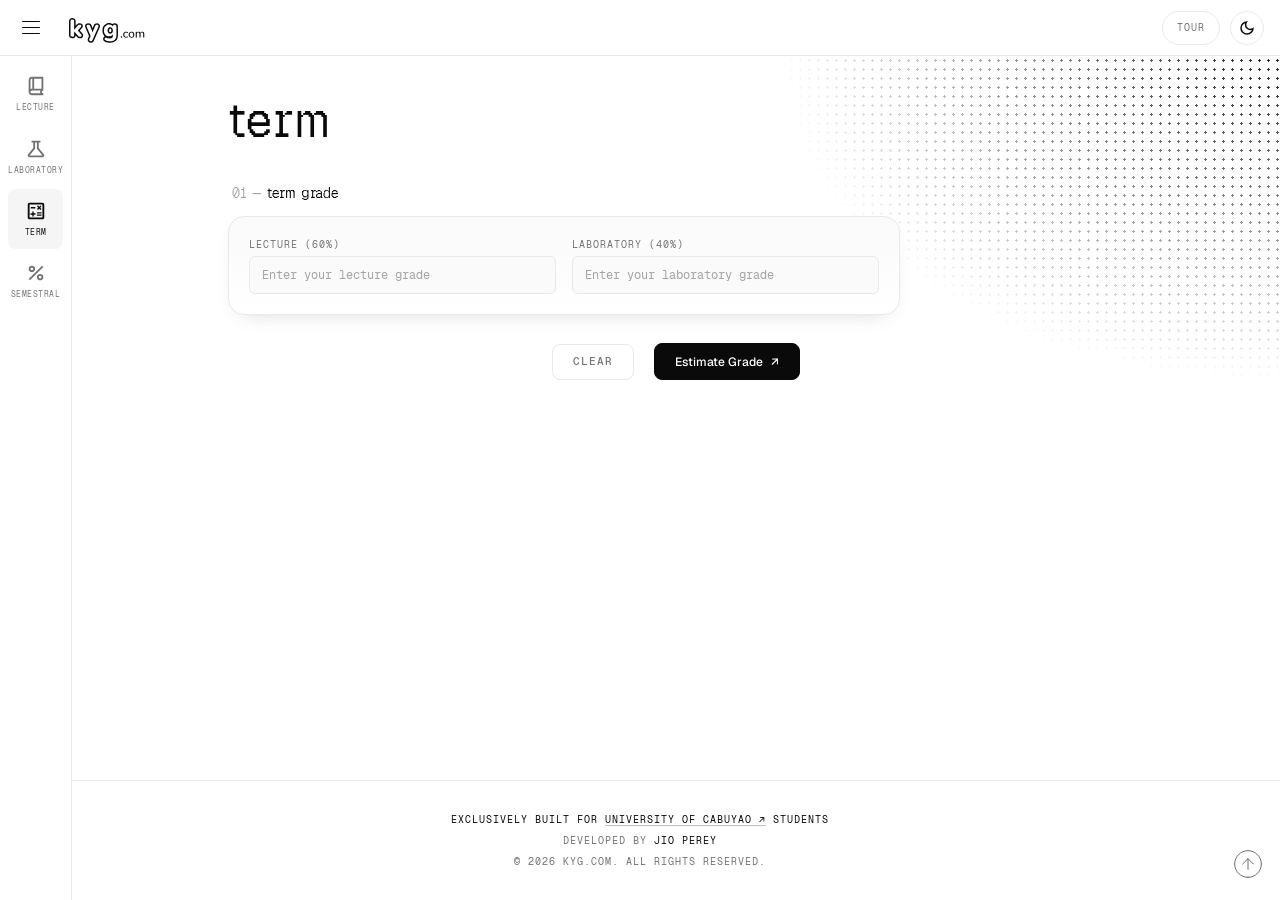
<file: term.html>
<!DOCTYPE html>
  <html lang="en">
  <head>
    <meta charset="UTF-8">
    <meta name="viewport" content="width=device-width, initial-scale=1.0">
    <title>Term Grade | Know Your Grade</title>
    <link rel="icon" type="image/svg+xml" href="assets/k.svg">
    <meta name="color-scheme" content="light dark">
    <link rel="stylesheet" href="styles/index.css">
    <link rel="stylesheet" href="styles/sidebar.css">
    <link rel="stylesheet" href="styles/header.css">
    <link rel="stylesheet" href="styles/footer.css">
    <link rel="stylesheet" href="styles/tour.css">
    <script async src="https://www.googletagmanager.com/gtag/js?id=G-GSXZX69SM8"></script>
    <script>
      window.dataLayer = window.dataLayer || [];
      function gtag(){dataLayer.push(arguments);}
      gtag('js', new Date());
      gtag('config', 'G-GSXZX69SM8');

      (function () {
        const THEME_KEY = "kyg-preferred-theme";
        const savedTheme = localStorage.getItem(THEME_KEY);
        const prefersDark = window.matchMedia("(prefers-color-scheme: dark)").matches;

        if (savedTheme === "dark" || (!savedTheme && prefersDark)) {
          document.documentElement.classList.add("is-dark-theme");
        }
      })();
    </script>
  </head>
  <body>
    <!-- Sidebar Backdrop -->
    <div id="sidebarBackdrop" class="sidebar-backdrop"></div>

    <!-- Collapsible Sidebar -->
    <aside id="sidebar" class="sidebar">
      <nav>
        <a href="index.html" class="nav-link">
          <div class="nav-icon-container">
            <svg class="nav-icon" viewBox="0 -960 960 960" fill="currentColor" aria-hidden="true">
              <path d="M300-80q-58 0-99-41t-41-99v-520q0-58 41-99t99-41h500v600q-25 0-42.5 17.5T740-220q0 25 17.5 42.5T800-160v80H300Zm-60-267q14-7 29-10t31-3h20v-440h-20q-25 0-42.5 17.5T240-740v393Zm160-13h320v-440H400v440Zm-160 13v-453 453Zm60 187h373q-6-14-9.5-28.5T660-220q0-16 3-31t10-29H300q-26 0-43 17.5T240-220q0 26 17 43t43 17Z"/>
            </svg>
          </div>
          <p class="nav-label">Lecture</p>
        </a>
        <a href="laboratory.html" class="nav-link">
          <div class="nav-icon-container">
            <svg class="nav-icon" viewBox="0 -960 960 960" fill="currentColor" aria-hidden="true">
              <path d="M200-120q-51 0-72.5-45.5T138-250l222-270v-240h-40q-17 0-28.5-11.5T280-800q0-17 11.5-28.5T320-840h320q17 0 28.5 11.5T680-800q0 17-11.5 28.5T640-760h-40v240l222 270q32 39 10.5 84.5T760-120H200Zm0-80h560L520-492v-268h-80v268L200-200Zm280-280Z"/>
            </svg>
          </div>
          <p class="nav-label">Laboratory</p>
        </a>
        <a href="term.html" class="nav-link active">
          <div class="nav-icon-container">
            <svg class="nav-icon" viewBox="0 -960 960 960" fill="currentColor" aria-hidden="true">
              <path d="M320-240h60v-80h80v-60h-80v-80h-60v80h-80v60h80v80Zm200-30h200v-60H520v60Zm0-100h200v-60H520v60Zm44-152 56-56 56 56 42-42-56-58 56-56-42-42-56 56-56-56-42 42 56 56-56 58 42 42Zm-314-70h200v-60H250v60Zm-50 472q-33 0-56.5-23.5T120-200v-560q0-33 23.5-56.5T200-840h560q33 0 56.5 23.5T840-760v560q0 33-23.5 56.5T760-120H200Zm0-80h560v-560H200v560Zm0-560v560-560Z"/>
            </svg>
          </div>
          <p class="nav-label">Term</p>
        </a>
        <a href="semestral.html" class="nav-link">
          <div class="nav-icon-container">
            <svg class="nav-icon" viewBox="0 -960 960 960" fill="currentColor" aria-hidden="true">
              <path d="M300-520q-58 0-99-41t-41-99q0-58 41-99t99-41q58 0 99 41t41 99q0 58-41 99t-99 41Zm0-80q25 0 42.5-17.5T360-660q0-25-17.5-42.5T300-720q-25 0-42.5 17.5T240-660q0 25 17.5 42.5T300-600Zm360 440q-58 0-99-41t-41-99q0-58 41-99t99-41q58 0 99 41t41 99q0 58-41 99t-99 41Zm42.5-97.5Q720-275 720-300t-17.5-42.5Q685-360 660-360t-42.5 17.5Q600-325 600-300t17.5 42.5Q635-240 660-240t42.5-17.5ZM216-160l-56-56 584-584 56 56-584 584Z"/>
            </svg>
          </div>
          <p class="nav-label">Semestral</p>
        </a>
      </nav>
    </aside>

    <!-- Header -->
    <header id="header">
      <div class="left-section">
        <button id="hamburgerBtn" class="hamburger-btn">
          <span class="bar"></span>
          <span class="bar"></span>
          <span class="bar"></span>
        </button>
        <div class="logo-container">
          <a href="index.html" aria-label="Know Your Grade home" class="kyg-logo">
            <svg width="76" height="25" viewBox="0 0 76 25" fill="none" xmlns="http://www.w3.org/2000/svg" class="kyg-logo">
            <path d="M3.3244 18.8517C2.7324 18.8517 2.2764 18.6917 1.9564 18.3717C1.6524 18.0517 1.5004 17.5957 1.5004 17.0037V3.34774C1.5004 2.73974 1.6524 2.28374 1.9564 1.97974C2.2764 1.65974 2.7324 1.49974 3.3244 1.49974C3.9004 1.49974 4.3404 1.65974 4.6444 1.97974C4.9644 2.28374 5.1244 2.73974 5.1244 3.34774V11.7237H5.1724L8.6524 7.85974C9.0044 7.45974 9.3244 7.16374 9.6124 6.97174C9.9164 6.76374 10.3164 6.65974 10.8124 6.65974C11.3084 6.65974 11.6844 6.78774 11.9404 7.04374C12.2124 7.29974 12.3484 7.61174 12.3484 7.97974C12.3644 8.33174 12.2124 8.69174 11.8924 9.05974L8.2204 13.1637V11.7957L12.3004 16.4997C12.6044 16.8677 12.7324 17.2357 12.6844 17.6037C12.6524 17.9717 12.4924 18.2757 12.2044 18.5157C11.9164 18.7397 11.5484 18.8517 11.1004 18.8517C10.5564 18.8517 10.1164 18.7477 9.7804 18.5397C9.4604 18.3317 9.1324 18.0117 8.7964 17.5797L5.1724 13.5477H5.1244V17.0037C5.1244 18.2357 4.5244 18.8517 3.3244 18.8517Z" fill="#DC3545"/>
            <path d="M5.12402 3.34766C5.12401 2.7397 4.96452 2.28348 4.64453 1.97949C4.37856 1.69956 4.00833 1.54185 3.53418 1.50684L3.32422 1.5C2.73231 1.50003 2.27602 1.65952 1.95605 1.97949C1.6521 2.28348 1.50001 2.73973 1.5 3.34766V17.0039L1.50781 17.2197C1.54111 17.7078 1.69012 18.0921 1.95605 18.3721C2.27602 18.692 2.73231 18.8515 3.32422 18.8516C4.44921 18.8516 5.04687 18.3103 5.11719 17.2275L5.12402 17.0039V13.5479H5.17285L8.79688 17.5801C9.13276 18.0119 9.46038 18.3321 9.78027 18.54C10.0743 18.722 10.4481 18.8239 10.9014 18.8467L11.1006 18.8516C11.5484 18.8515 11.9162 18.7395 12.2041 18.5156C12.4921 18.2756 12.6526 17.9715 12.6846 17.6035C12.7325 17.2357 12.6045 16.8678 12.3008 16.5L8.82227 12.4902L11.8926 9.05957C12.2125 8.69164 12.3646 8.33143 12.3486 7.97949C12.3486 7.61165 12.2123 7.29987 11.9404 7.04395C11.7165 6.82002 11.4007 6.69407 10.9932 6.66602L10.8125 6.66016C10.3165 6.66016 9.9163 6.76368 9.6123 6.97168C9.32436 7.16365 9.00427 7.45948 8.65234 7.85938L5.17285 11.7236H5.12402V3.34766ZM6.62402 7.87012L7.53809 6.85547C7.93185 6.40946 8.34599 6.01316 8.78027 5.72363C9.40337 5.3028 10.1223 5.16016 10.8125 5.16016C11.5428 5.16017 12.344 5.34843 12.9678 5.95117C12.9716 5.95481 12.9757 5.95924 12.9795 5.96289C12.9865 5.96976 12.994 5.97642 13.001 5.9834H13C13.5314 6.49862 13.8277 7.16595 13.8447 7.91211H13.8467C13.8477 7.93467 13.8482 7.95713 13.8486 7.97949H13.8477C13.8643 8.81357 13.4865 9.51254 13.0244 10.0439L13.0107 10.0596L10.8213 12.5049L13.4336 15.5166L13.457 15.5439L13.6328 15.7744C14.0242 16.3305 14.2735 17.0186 14.1719 17.7979L14.1689 17.7969C14.0881 18.5429 13.7387 19.1898 13.165 19.668L13.1455 19.6846L13.125 19.7002C12.5183 20.1719 11.804 20.3515 11.1006 20.3516C10.4689 20.3516 9.82218 20.2474 9.2373 19.9531L8.99121 19.8154L8.97656 19.8066L8.96289 19.7979C8.47487 19.4806 8.04401 19.0446 7.65723 18.5557L6.60742 17.3877C6.54994 18.1103 6.3191 18.8512 5.74902 19.4365C5.0701 20.1335 4.16558 20.3516 3.32422 20.3516C2.51577 20.3515 1.68634 20.1415 1.02539 19.5547L0.895508 19.4326L0.881836 19.4189L0.869141 19.4053C0.220448 18.7224 2.85497e-05 17.8461 0 17.0039V3.34766C1.42928e-05 2.50848 0.211049 1.60344 0.895508 0.918945C1.57565 0.238805 2.46195 3.32379e-05 3.32422 0C4.15713 0 5.01769 0.232877 5.67773 0.892578L5.80664 1.02246C6.42253 1.68727 6.62401 2.54202 6.62402 3.34766V7.87012Z" fill="currentColor"/>
            <path d="M21.7164 23.1717C21.3004 23.1717 20.9564 23.0597 20.6844 22.8357C20.4124 22.6117 20.2524 22.3157 20.2044 21.9477C20.1564 21.5957 20.2204 21.2197 20.3964 20.8197L22.0044 17.2677V18.7557L17.7564 9.01174C17.5964 8.59574 17.5404 8.21174 17.5884 7.85974C17.6524 7.49174 17.8284 7.20374 18.1164 6.99574C18.4204 6.77174 18.8364 6.65974 19.3644 6.65974C19.7964 6.65974 20.1404 6.76374 20.3964 6.97174C20.6684 7.16374 20.9164 7.53974 21.1404 8.09974L23.9724 15.2997H23.2044L26.1324 8.07574C26.3564 7.53174 26.6044 7.16374 26.8764 6.97174C27.1644 6.76374 27.5484 6.65974 28.0284 6.65974C28.4444 6.65974 28.7724 6.77174 29.0124 6.99574C29.2684 7.20374 29.4204 7.48374 29.4684 7.83574C29.5324 8.18774 29.4684 8.57174 29.2764 8.98774L23.6364 21.7797C23.3964 22.3237 23.1244 22.6917 22.8204 22.8837C22.5324 23.0757 22.1644 23.1717 21.7164 23.1717Z" fill="#198754"/>
            <path d="M28.0283 5.16016C28.7186 5.16016 29.4498 5.35212 30.0361 5.89941L30.0342 5.90039C30.5437 6.34584 30.8412 6.92779 30.9424 7.56738H30.9443C30.9454 7.57317 30.9453 7.57917 30.9463 7.58496C30.9487 7.60097 30.9529 7.61674 30.9551 7.63281H30.9521C31.0647 8.34011 30.9152 9.01699 30.6387 9.61621L30.6377 9.61523L25.0088 22.3848C24.7239 23.0306 24.3058 23.705 23.6514 24.1309L23.6523 24.1318C23.6496 24.1337 23.6463 24.1349 23.6436 24.1367C23.636 24.1416 23.6287 24.1476 23.6211 24.1523L23.6201 24.1504C23.0302 24.5331 22.3631 24.6718 21.7168 24.6719C21.0186 24.6719 20.3177 24.4768 19.7305 23.9932C19.1502 23.5151 18.8135 22.8694 18.7178 22.1494V22.1504C18.6247 21.4674 18.7616 20.8109 19.0234 20.2158L19.0264 20.208L19.0303 20.2012L20.0322 17.9863L16.3818 9.61133L16.3682 9.58105L16.3564 9.5498C16.1285 8.9571 16.0128 8.31539 16.1025 7.65723L16.1055 7.62988L16.1104 7.60254C16.2368 6.87546 16.6105 6.23755 17.2266 5.78809C17.873 5.31177 18.6403 5.16018 19.3643 5.16016C20.0032 5.16016 20.6803 5.31123 21.2598 5.74707L21.2617 5.74609L21.377 5.83301C21.8662 6.22158 22.1953 6.76968 22.4307 7.2998L22.5332 7.54297L22.5361 7.55078L23.6143 10.293L24.7422 7.5127L24.7451 7.50488C25.0037 6.87685 25.3852 6.19244 26.002 5.75293C26.6208 5.30754 27.3434 5.16017 28.0283 5.16016ZM28.0283 6.66016C27.5484 6.66017 27.164 6.76369 26.876 6.97168C26.6041 7.16373 26.3567 7.53234 26.1328 8.07617L23.5938 14.3369L21.1406 8.09961C20.9166 7.53965 20.6685 7.16368 20.3965 6.97168C20.1725 6.78972 19.8811 6.68782 19.5225 6.66504L19.3643 6.66016C18.8363 6.66018 18.4202 6.77211 18.1162 6.99609L18.0137 7.07715C17.7862 7.27658 17.6449 7.53749 17.5889 7.85938C17.5409 8.21138 17.5968 8.59572 17.7568 9.01172L21.6738 17.9971L20.3965 20.8193C20.2206 21.2191 20.1562 21.5954 20.2041 21.9473C20.2521 22.3153 20.4126 22.6119 20.6846 22.8359C20.9225 23.0318 21.2155 23.1415 21.5635 23.166L21.7168 23.1719C22.1646 23.1718 22.5324 23.0757 22.8203 22.8838C23.0863 22.7158 23.3279 22.4131 23.5449 21.9756L23.6367 21.7793L29.2764 8.9873C29.4682 8.57154 29.5327 8.18777 29.4688 7.83594C29.4208 7.4841 29.2685 7.20406 29.0127 6.99609C28.8028 6.80017 28.5252 6.68959 28.1807 6.66504L28.0283 6.66016Z" fill="currentColor"/>
            <path d="M41.1644 23.2197C40.3004 23.2197 39.4684 23.1477 38.6684 23.0037C37.8844 22.8597 37.1884 22.6437 36.5804 22.3557C36.2124 22.1957 35.9484 21.9877 35.7884 21.7317C35.6444 21.4757 35.5804 21.2037 35.5964 20.9157C35.6284 20.6277 35.7244 20.3717 35.8844 20.1477C36.0604 19.9237 36.2764 19.7637 36.5324 19.6677C36.7884 19.5877 37.0604 19.6117 37.3484 19.7397C38.0524 20.0597 38.7004 20.2677 39.2924 20.3637C39.9004 20.4597 40.4204 20.5077 40.8524 20.5077C41.8764 20.5077 42.6444 20.2757 43.1564 19.8117C43.6684 19.3477 43.9244 18.6357 43.9244 17.6757V15.8517H44.1404C43.9004 16.5877 43.4044 17.1877 42.6524 17.6517C41.9004 18.1157 41.0684 18.3477 40.1564 18.3477C39.1004 18.3477 38.1804 18.1077 37.3964 17.6277C36.6124 17.1317 36.0044 16.4437 35.5724 15.5637C35.1404 14.6677 34.9244 13.6357 34.9244 12.4677C34.9244 11.5877 35.0444 10.7877 35.2844 10.0677C35.5404 9.34774 35.8924 8.73174 36.3404 8.21974C36.8044 7.70774 37.3564 7.31574 37.9964 7.04374C38.6524 6.75574 39.3724 6.61174 40.1564 6.61174C41.1004 6.61174 41.9324 6.84374 42.6524 7.30774C43.3884 7.75574 43.8764 8.34774 44.1164 9.08374L43.8764 9.85174V8.48374C43.8764 7.89174 44.0284 7.44374 44.3324 7.13974C44.6524 6.81974 45.1004 6.65974 45.6764 6.65974C46.2524 6.65974 46.6924 6.81974 46.9964 7.13974C47.3004 7.44374 47.4524 7.89174 47.4524 8.48374V17.2677C47.4524 19.2357 46.9084 20.7157 45.8204 21.7077C44.7484 22.7157 43.1964 23.2197 41.1644 23.2197ZM41.2364 15.6357C41.7804 15.6357 42.2444 15.5077 42.6284 15.2517C43.0284 14.9957 43.3404 14.6357 43.5644 14.1717C43.7884 13.6917 43.9004 13.1237 43.9004 12.4677C43.9004 11.4757 43.6524 10.7077 43.1564 10.1637C42.6764 9.60374 42.0364 9.32374 41.2364 9.32374C40.6924 9.32374 40.2204 9.45174 39.8204 9.70774C39.4204 9.94774 39.1084 10.3077 38.8844 10.7877C38.6764 11.2517 38.5724 11.8117 38.5724 12.4677C38.5724 13.4597 38.8124 14.2357 39.2924 14.7957C39.7724 15.3557 40.4204 15.6357 41.2364 15.6357Z" fill="#0D6EFD"/>
            <path d="M47.4521 8.4834C47.4521 7.89157 47.3 7.44359 46.9961 7.13965C46.7301 6.85972 46.36 6.70194 45.8857 6.66699L45.6768 6.66016C45.1008 6.66016 44.652 6.81965 44.332 7.13965C44.0282 7.44359 43.876 7.89166 43.876 8.4834V8.53613C43.603 8.04837 43.1957 7.63838 42.6523 7.30762C41.9324 6.84366 41.1002 6.61133 40.1562 6.61133C39.3723 6.61135 38.6521 6.75596 37.9961 7.04395L37.7607 7.15137C37.22 7.41558 36.7468 7.77178 36.3408 8.21973C35.8929 8.73167 35.5402 9.34749 35.2842 10.0674C35.0442 10.7874 34.9248 11.5878 34.9248 12.4678L34.9346 12.8994C34.9818 13.8915 35.1944 14.7796 35.5723 15.5635C36.0043 16.4435 36.6125 17.1319 37.3965 17.6279L37.6963 17.7969C38.4121 18.1644 39.2322 18.3476 40.1562 18.3477C41.0683 18.3477 41.9003 18.1154 42.6523 17.6514C43.2259 17.2974 43.6491 16.8638 43.9248 16.3516V17.6758C43.9248 18.6357 43.6682 19.3475 43.1562 19.8115C42.6443 20.2755 41.8765 20.5078 40.8525 20.5078L40.5117 20.499C40.1548 20.481 39.7479 20.4353 39.292 20.3633C38.7001 20.2672 38.0524 20.0592 37.3486 19.7393C37.0606 19.6113 36.7882 19.588 36.5322 19.668C36.2765 19.7639 36.0607 19.9237 35.8848 20.1475C35.7248 20.3715 35.6287 20.628 35.5967 20.916C35.5807 21.2038 35.6443 21.4756 35.7881 21.7314C35.948 21.9874 36.2123 22.1955 36.5801 22.3555C37.188 22.6434 37.8841 22.8599 38.668 23.0039C39.4679 23.1479 40.3002 23.2197 41.1641 23.2197C43.0693 23.2197 44.553 22.7768 45.6143 21.8906L45.8203 21.708C46.9083 20.716 47.4521 19.2356 47.4521 17.2676V8.4834ZM42.4004 12.4678C42.4004 11.8116 42.2589 11.4541 42.1113 11.252L42.0479 11.1748L42.0322 11.1572L42.0176 11.1396C41.8488 10.9428 41.6403 10.8242 41.2363 10.8242C40.9363 10.8242 40.7539 10.8908 40.6289 10.9707L40.5918 10.9941C40.4832 11.0594 40.3611 11.1728 40.2471 11.4141C40.1495 11.6378 40.0723 11.974 40.0723 12.4678L40.0801 12.7354C40.112 13.2367 40.2337 13.5424 40.3652 13.7334L40.4316 13.8193C40.5942 14.009 40.8059 14.1357 41.2363 14.1357V15.6357C40.5223 15.6357 39.9372 15.421 39.4805 14.9922L39.292 14.7959C38.8721 14.306 38.6365 13.6505 38.584 12.8301L38.5723 12.4678C38.5723 11.8936 38.6522 11.3929 38.8115 10.9658L38.8848 10.7881C39.1087 10.3082 39.4204 9.94801 39.8203 9.70801C40.2203 9.45202 40.6924 9.32423 41.2363 9.32422L41.5293 9.33691C42.1941 9.39824 42.7363 9.67416 43.1562 10.1641C43.6522 10.7081 43.9004 11.4758 43.9004 12.4678L43.8955 12.71C43.871 13.2646 43.7604 13.752 43.5645 14.1719C43.3405 14.6358 43.0279 14.996 42.6279 15.252C42.244 15.5078 41.7801 15.6357 41.2363 15.6357V14.1357C41.5378 14.1357 41.6997 14.068 41.7959 14.0039L41.8193 13.9883C41.9634 13.8961 42.0943 13.7595 42.207 13.5303C42.3174 13.2908 42.4004 12.9511 42.4004 12.4678ZM48.9521 17.2676C48.9521 19.5003 48.3296 21.4376 46.8467 22.7998L46.8477 22.8008C46.8456 22.8027 46.8428 22.8038 46.8408 22.8057C46.8373 22.8089 46.8336 22.8122 46.8301 22.8154C45.3901 24.1593 43.422 24.7197 41.1641 24.7197C40.3352 24.7197 39.5266 24.6589 38.7393 24.5361L38.4023 24.4805L38.3975 24.4795C37.5253 24.3193 36.7163 24.0728 35.9824 23.7305V23.7314C35.4959 23.5199 35.019 23.2042 34.6621 22.7363L34.5166 22.5264L34.498 22.4971L34.4814 22.4668C34.2001 21.9666 34.0666 21.4117 34.0986 20.833L34.1006 20.791L34.1055 20.75C34.1642 20.2214 34.3473 19.7199 34.6641 19.2764L34.6836 19.248L34.7051 19.2207C35.0061 18.8376 35.3864 18.5338 35.8359 18.333C35.167 17.7559 34.6296 17.0476 34.2256 16.2246L34.2217 16.2148C33.6761 15.0832 33.4248 13.8222 33.4248 12.4678C33.4248 11.4519 33.563 10.4888 33.8613 9.59375L33.8662 9.5791L33.8711 9.56543C34.1827 8.68908 34.625 7.90325 35.2119 7.23242L35.2197 7.22168L35.2285 7.21289C35.8354 6.5432 36.5617 6.02609 37.3936 5.66992L37.7197 5.53711C38.489 5.24878 39.3058 5.11134 40.1562 5.11133C41.3191 5.11133 42.4051 5.39303 43.3682 5.9873C44.0267 5.38397 44.8573 5.16016 45.6768 5.16016C46.5322 5.16022 47.4175 5.4049 48.084 6.10645H48.083C48.7398 6.78061 48.9521 7.65782 48.9521 8.4834V17.2676Z" fill="currentColor"/>
            <path d="M67.2672 19.7197C67.0992 19.7197 66.9672 19.6717 66.8712 19.5757C66.7752 19.4797 66.7271 19.3397 66.7271 19.1557V14.2597C66.7271 14.0757 66.7752 13.9397 66.8712 13.8517C66.9672 13.7557 67.0992 13.7077 67.2672 13.7077C67.4352 13.7077 67.5631 13.7557 67.6511 13.8517C67.7471 13.9397 67.7952 14.0757 67.7952 14.2597V15.2797L67.6632 15.0637C67.8152 14.6237 68.0592 14.2837 68.3952 14.0437C68.7392 13.8037 69.1472 13.6837 69.6192 13.6837C70.1152 13.6837 70.5152 13.8037 70.8192 14.0437C71.1232 14.2757 71.3272 14.6317 71.4312 15.1117H71.2632C71.4072 14.6717 71.6632 14.3237 72.0312 14.0677C72.4072 13.8117 72.8432 13.6837 73.3392 13.6837C73.7792 13.6837 74.1392 13.7717 74.4192 13.9477C74.7072 14.1157 74.9232 14.3717 75.0672 14.7157C75.2112 15.0517 75.2832 15.4837 75.2832 16.0117V19.1557C75.2832 19.3397 75.2352 19.4797 75.1392 19.5757C75.0432 19.6717 74.9112 19.7197 74.7432 19.7197C74.5672 19.7197 74.4312 19.6717 74.3352 19.5757C74.2392 19.4797 74.1912 19.3397 74.1912 19.1557V16.0597C74.1912 15.5477 74.1032 15.1717 73.9272 14.9317C73.7512 14.6917 73.4552 14.5717 73.0392 14.5717C72.5832 14.5717 72.2192 14.7317 71.9472 15.0517C71.6832 15.3637 71.5512 15.7957 71.5512 16.3477V19.1557C71.5512 19.3397 71.5032 19.4797 71.4072 19.5757C71.3192 19.6717 71.1872 19.7197 71.0112 19.7197C70.8352 19.7197 70.6992 19.6717 70.6032 19.5757C70.5072 19.4797 70.4592 19.3397 70.4592 19.1557V16.0597C70.4592 15.5477 70.3712 15.1717 70.1952 14.9317C70.0192 14.6917 69.7231 14.5717 69.3071 14.5717C68.8511 14.5717 68.4872 14.7317 68.2152 15.0517C67.9512 15.3637 67.8192 15.7957 67.8192 16.3477V19.1557C67.8192 19.5317 67.6352 19.7197 67.2672 19.7197Z" fill="currentColor"/>
            <path d="M62.4723 19.7437C61.8963 19.7437 61.3963 19.6197 60.9723 19.3717C60.5483 19.1237 60.2203 18.7717 59.9883 18.3157C59.7563 17.8597 59.6403 17.3237 59.6403 16.7077C59.6403 16.2437 59.7043 15.8277 59.8323 15.4597C59.9683 15.0837 60.1603 14.7637 60.4083 14.4997C60.6563 14.2357 60.9523 14.0357 61.2963 13.8997C61.6483 13.7557 62.0403 13.6837 62.4723 13.6837C63.0483 13.6837 63.5483 13.8077 63.9723 14.0557C64.3963 14.3037 64.7243 14.6557 64.9563 15.1117C65.1883 15.5597 65.3043 16.0917 65.3043 16.7077C65.3043 17.1717 65.2363 17.5917 65.1003 17.9677C64.9723 18.3437 64.7843 18.6637 64.5363 18.9277C64.2883 19.1917 63.9883 19.3957 63.6363 19.5397C63.2923 19.6757 62.9043 19.7437 62.4723 19.7437ZM62.4723 18.8797C62.8243 18.8797 63.1283 18.7957 63.3843 18.6277C63.6483 18.4597 63.8483 18.2157 63.9843 17.8957C64.1283 17.5757 64.2003 17.1797 64.2003 16.7077C64.2003 16.0037 64.0443 15.4677 63.7323 15.0997C63.4203 14.7317 63.0003 14.5477 62.4723 14.5477C62.1283 14.5477 61.8243 14.6317 61.5603 14.7997C61.3043 14.9597 61.1043 15.1997 60.9603 15.5197C60.8163 15.8397 60.7443 16.2357 60.7443 16.7077C60.7443 17.4117 60.9003 17.9517 61.2123 18.3277C61.5323 18.6957 61.9523 18.8797 62.4723 18.8797Z" fill="currentColor"/>
            <path d="M57.0594 19.7437C56.4674 19.7437 55.9554 19.6197 55.5234 19.3717C55.0914 19.1157 54.7594 18.7597 54.5274 18.3037C54.2954 17.8397 54.1794 17.2957 54.1794 16.6717C54.1794 16.2077 54.2434 15.7917 54.3714 15.4237C54.5074 15.0557 54.6994 14.7437 54.9474 14.4877C55.1954 14.2237 55.4954 14.0237 55.8474 13.8877C56.2074 13.7517 56.6114 13.6837 57.0594 13.6837C57.3394 13.6837 57.6354 13.7277 57.9474 13.8157C58.2594 13.9037 58.5474 14.0477 58.8114 14.2477C58.8994 14.3117 58.9554 14.3877 58.9794 14.4757C59.0034 14.5557 59.0034 14.6397 58.9794 14.7277C58.9634 14.8157 58.9234 14.8917 58.8594 14.9557C58.8034 15.0117 58.7274 15.0437 58.6314 15.0517C58.5434 15.0597 58.4474 15.0317 58.3434 14.9677C58.1514 14.8237 57.9474 14.7197 57.7314 14.6557C57.5234 14.5917 57.3234 14.5597 57.1314 14.5597C56.8354 14.5597 56.5714 14.6077 56.3394 14.7037C56.1154 14.7997 55.9234 14.9397 55.7634 15.1237C55.6114 15.2997 55.4954 15.5197 55.4154 15.7837C55.3354 16.0397 55.2954 16.3397 55.2954 16.6837C55.2954 17.3637 55.4554 17.8997 55.7754 18.2917C56.0954 18.6757 56.5474 18.8677 57.1314 18.8677C57.3234 18.8677 57.5234 18.8397 57.7314 18.7837C57.9394 18.7197 58.1434 18.6157 58.3434 18.4717C58.4474 18.4077 58.5434 18.3837 58.6314 18.3997C58.7194 18.4077 58.7914 18.4437 58.8474 18.5077C58.9114 18.5637 58.9514 18.6357 58.9674 18.7237C58.9834 18.8037 58.9754 18.8877 58.9434 18.9757C58.9194 19.0637 58.8634 19.1357 58.7754 19.1917C58.5194 19.3837 58.2394 19.5237 57.9354 19.6117C57.6314 19.6997 57.3394 19.7437 57.0594 19.7437Z" fill="currentColor"/>
            <path d="M52.5124 19.6837C52.3044 19.6837 52.1324 19.6157 51.9964 19.4797C51.8604 19.3437 51.7924 19.1717 51.7924 18.9637C51.7924 18.7557 51.8604 18.5877 51.9964 18.4597C52.1324 18.3317 52.3044 18.2677 52.5124 18.2677C52.7364 18.2677 52.9084 18.3317 53.0284 18.4597C53.1564 18.5877 53.2204 18.7557 53.2204 18.9637C53.2204 19.1717 53.1564 19.3437 53.0284 19.4797C52.9084 19.6157 52.7364 19.6837 52.5124 19.6837Z" fill="currentColor"/>
            </svg>
          </a>
        </div>
      </div>
      
      <button
        id="themeToggleBtn"
        class="theme-toggle-btn"
        aria-label="Switch to light mode"
      >
        <svg class="theme-icon theme-icon-sun" xmlns="http://www.w3.org/2000/svg" viewBox="0 -960 960 960" fill="currentColor" aria-hidden="true">
          <path d="M480-360q50 0 85-35t35-85q0-50-35-85t-85-35q-50 0-85 35t-35 85q0 50 35 85t85 35Zm0 80q-83 0-141.5-58.5T280-480q0-83 58.5-141.5T480-680q83 0 141.5 58.5T680-480q0 83-58.5 141.5T480-280ZM200-440H40v-80h160v80Zm720 0H760v-80h160v80ZM440-760v-160h80v160h-80Zm0 720v-160h80v160h-80ZM256-650l-101-97 57-59 96 100-52 56Zm492 496-97-101 53-55 101 97-57 59Zm-98-550 97-101 59 57-100 96-56-52ZM154-212l101-97 55 53-97 101-59-57Zm326-268Z"/>
        </svg>
        <svg class="theme-icon theme-icon-moon" xmlns="http://www.w3.org/2000/svg" viewBox="0 -960 960 960" fill="currentColor" aria-hidden="true">
          <path d="M480-120q-150 0-255-105T120-480q0-150 105-255t255-105q14 0 27.5 1t26.5 3q-41 29-65.5 75.5T444-660q0 90 63 153t153 63q55 0 101-24.5t75-65.5q2 13 3 26.5t1 27.5q0 150-105 255T480-120Zm0-80q88 0 158-48.5T740-375q-20 5-40 8t-40 3q-123 0-209.5-86.5T364-660q0-20 3-40t8-40q-78 32-126.5 102T200-480q0 116 82 198t198 82Zm-10-270Z"/>
        </svg>
      </button>
    </header>

    <main> 
      <h1 class="page-title">term</h1>
      <!-- Term Grade Section -->
      <section id="termGradeSection" class="term-grade-section reveal">
        <div class="heading">
          <h2>Term Grade</h2>
        </div>
        <div class="card">
          <div class="form-field">
            <label for="lecGradeInput">Lecture (60%)</label>
            <input id="lecGradeInput" type="number" min="0" max="100"  placeholder="Enter your lecture grade">
          </div>
          <div class="form-field">
            <label for="labGradeInput">Laboratory (40%)</label>
            <input id="labGradeInput" type="number" min="0" max="100" placeholder="Enter your laboratory grade">
          </div>
          <p id="termGradeError" class="field-error"></p>
        </div>
      </section>

      <!-- Buttons -->
      <div class="actions reveal">
        <button id="clearTermGradeFieldsBtn" class="clear-btn">
          Clear
        </button>
        <button id="estimateTermGradeBtn" class="estimate-grade-btn">
          Estimate Grade
        </button>
      </div>

      <div id="outputSection" class="output-section">
        <div class="grid-md-2">
          <!-- Term Grade Breakdown Sections -->
          <section id="gradeBreakdownSection" class="grade-breakdown-section reveal">
            <h2>Term Grade Breakdown</h2>
            <div class="card">
              <div class="computed-grade-container">
                <div class="weighted-grade-container">
                  <p id="weightedGrade" class="weighted-grade">
                    94.23
                  </p>
                  <p class="label">
                    Weighted Grade
                  </p>
                </div>
                <div class="point-grade-container">
                  <p id="pointGrade" class="point-grade">
                    1.25
                  </p>
                  <p id="remarks" class="remarks">
                    PASSED
                  </p>
                </div>
              </div>
              <table>
                <thead>
                  <tr>
                    <th>Component</th>
                    <th>Grade</th>
                    <th>Percentage</th>
                  </tr>
                </thead>
                <tbody>
                  <tr>
                    <td class="assesment-title">Lecture</td>
                    <td class="score-cell" id="lecGradeField">
                      90.23
                    </td>
                    <td id="lecGradeWeightField" class="assessment-item-weight">--</td>
                  </tr>
                  <tr>
                    <td class="assesment-title">Laboratory</td>
                    <td class="score-cell" id="labGradeField">
                      96.25
                    </td>
                    <td id="labGradeWeightField" class="assessment-item-weight">--</td>
                  </tr>
                  <tr>
                    <td class="grade-total">Total</td>
                    <td></td>
                    <td id="totalWeightedGradeField" class="total-weighted-grade">--</td>
                  </tr>
                </tbody>
              </table>
            </div>
          </section>
    
          <!-- Grading System Section -->
          <section id="termGradingSystem" class="grading-system-section reveal">
          </section>
        </div>
      </div>
    </main>
    
    <!-- Footer -->
    <footer>
      <div class="container">
        <p class="footer-title">
          Exclusively built for 
          <a 
            href="https://www.facebook.com/ucpncofficial" 
            class="university-name"
            target="_blank"
          >
            University of Cabuyao
          </a> 
          students
        </p>
        <p class="developer">
          Developed by <span class="developer-name">Jio Perey</span>
        </p>
        <p class="copyright">
          &copy; 2026 kyg.com. All rights reserved.
        </p>
      </div>
      <img id="arrowUpIcon" class="arrow-up-icon" src="assets/icons/arrow-up-circle-icon.svg" alt="arrow up icon">
    </footer>
    <script src="scripts/shared.js"></script>
    <script src="scripts/term.js"></script>
    <script src="scripts/tour.js"></script>
  </body>
</html>
</file>
<file: styles/index.css>
@font-face {
  font-family: 'Geist';
  src: url('../assets/fonts/Geist-Variable.woff2') format('woff2');
  font-weight: 100 900;
  font-style: normal;
  font-display: swap;
}
@font-face {
  font-family: 'Geist Mono';
  src: url('../assets/fonts/GeistMono-Regular.woff2') format('woff2');
  font-weight: 400;
  font-style: normal;
  font-display: swap;
}
@font-face {
  font-family: 'Geist Mono';
  src: url('../assets/fonts/GeistMono-Medium.woff2') format('woff2');
  font-weight: 500 700;
  font-style: normal;
  font-display: swap;
}
@font-face {
  font-family: 'Geist Pixel';
  src: url('../assets/fonts/GeistPixel-Square.woff2') format('woff2');
  font-weight: 400 700;
  font-style: normal;
  font-display: swap;
}

* {
  box-sizing: border-box;
  margin: 0;
  padding: 0;
}

:root {
  color-scheme: light dark;

  --bg: 255 255 255;
  --ink: 10 10 10;
  --gray-50: 250 250 250;
  --gray-100: 245 245 245;
  --gray-200: 233 233 233;
  --gray-300: 212 212 212;
  --gray-400: 163 163 163;
  --gray-500: 115 115 115;
  --gray-600: 82 82 82;

  --dot: 10 10 10;
  --dot-alpha: 0.9;

  --shadow-rest: 0 8px 22px -14px rgb(0 0 0 / 0.25);
  --shadow-hover: 0 18px 36px -20px rgb(0 0 0 / 0.4);

  --font-sans: 'Geist', system-ui, -apple-system, 'Segoe UI', sans-serif;
  --font-mono: 'Geist Mono', ui-monospace, SFMono-Regular, Menlo, monospace;
  --font-pixel: 'Geist Pixel', 'Geist Mono', ui-monospace, monospace;

  --ease: cubic-bezier(0.16, 1, 0.3, 1);

  --header-h: 56px;
  --footer-h: 120px;
  --sidebar-collapsed-w: 72px;
  --sidebar-expanded-w: 14rem;
  --transition: 0.3s ease;
}

:root.is-dark-theme {
  --bg: 12 12 15;
  --ink: 244 244 245;
  --gray-50: 24 24 27;
  --gray-100: 30 30 34;
  --gray-200: 42 42 48;
  --gray-300: 58 58 66;
  --gray-400: 138 138 146;
  --gray-500: 160 160 168;
  --gray-600: 190 190 196;

  --dot: 244 244 245;
  --dot-alpha: 0.42;

  --shadow-rest: 0 0 0 0 transparent;
  --shadow-hover: 0 0 0 0 transparent;
}

img {
  display: block;
  max-width: 100%;
}

html {
  font-size: 16px;
  scroll-behavior: smooth;
}

body {
  position: relative;
  max-width: 100vw;
  overflow-x: hidden;
  min-height: 100vh;
  line-height: 1.5;
  font-family: var(--font-sans);
  font-size: 15px;
  -webkit-font-smoothing: antialiased;
  background-color: rgb(var(--bg));
  color: rgb(var(--ink));
  padding: 0 1rem;
  padding-top: calc(var(--header-h) + 2.5rem);
  padding-bottom: calc(var(--footer-h) + 2rem);
  transition:
    padding 0.4s ease,
    background-color 0.5s ease,
    color 0.5s ease;
}

::selection {
  background: rgb(var(--ink));
  color: rgb(var(--bg));
}

input, button, textarea, select {
  font: inherit;
}

a {
  font-size: inherit;
  color: inherit;
  text-decoration: none;
}

* {
  scrollbar-width: thin;
  scrollbar-color: rgb(var(--gray-300)) transparent;
}
::-webkit-scrollbar { width: 6px; height: 6px; }
::-webkit-scrollbar-track { background: transparent; }
::-webkit-scrollbar-thumb { background: rgb(var(--gray-300)); border-radius: 999px; }


body::before {
  content: '';
  position: absolute;
  top: var(--header-h);
  right: 0;
  width: min(520px, 100%);
  height: 340px;
  pointer-events: none;
  z-index: -1;
  background-image: radial-gradient(
    circle,
    rgb(var(--dot) / var(--dot-alpha)) 1px,
    transparent 1.4px
  );
  background-size: 9px 9px;
  -webkit-mask-image: radial-gradient(ellipse at top right, #000 0%, transparent 68%);
  mask-image: radial-gradient(ellipse at top right, #000 0%, transparent 68%);
}

main {
  position: relative;
  max-width: 56rem;
  margin-inline: auto;
}


.page-title {
  font-family: var(--font-pixel);
  font-weight: 400;
  font-size: 3rem;
  line-height: 1;
  letter-spacing: 0;
  text-transform: lowercase;
  margin-bottom: 2.5rem;
  animation: fade-up 0.7s var(--ease) 50ms both;
}


main {
  counter-reset: section;
}

h2 {
  counter-increment: section;
  font-family: var(--font-pixel);
  font-weight: 400;
  font-size: 14px;
  line-height: 1.4;
  letter-spacing: 0;
  text-transform: lowercase;
  margin-bottom: 0.75rem;
}

h2::before {
  content: counter(section, decimal-leading-zero) ' \2014  ';
  color: rgb(var(--gray-400));
  white-space: pre;
}

.heading {
  display: flex;
  align-items: baseline;
  justify-content: space-between;
  gap: 0.75rem;
  padding: 0 0.25rem;
}


.component-weight {
  font-family: var(--font-mono);
  font-weight: 400;
  font-style: normal;
  font-size: 9px;
  letter-spacing: 1px;
  text-transform: uppercase;
  color: rgb(var(--gray-500));
  border: 1px solid rgb(var(--gray-300));
  border-radius: 999px;
  padding: 2px 8px;
  line-height: 1.4;
  white-space: nowrap;
}


.card {
  width: 100%;
  background: linear-gradient(to bottom, rgb(var(--gray-50)), rgb(var(--bg)));
  padding: 1.25rem;
  border-radius: 16px;
  border: 1px solid rgb(var(--gray-200));
  box-shadow: var(--shadow-rest);
  display: grid;
  column-gap: 1rem;
  row-gap: 0.75rem;
  grid-template-columns: repeat(2, 1fr);
  transition:
    box-shadow 0.35s var(--ease),
    transform 0.42s var(--ease),
    background-color 0.5s ease,
    border-color 0.5s ease;
}

.card:hover {
  transform: translateY(-2px);
  box-shadow: var(--shadow-hover);
}


label {
  display: block;
  margin-bottom: 0.3rem;
  font-family: var(--font-mono);
  font-size: 10px;
  letter-spacing: 1px;
  text-transform: uppercase;
  color: rgb(var(--gray-500));
}


input {
  display: block;
  width: 100%;
  font-family: var(--font-mono);
  font-size: 13px;
  color: rgb(var(--ink));
  background-color: rgb(var(--gray-50));
  border: 1px solid rgb(var(--gray-200));
  border-radius: 6px;
  padding: 0.5rem 0.75rem;
  outline: none;
  transition:
    border-color 0.2s ease,
    background-color 0.5s ease,
    color 0.5s ease;
}

input:hover {
  border-color: rgb(var(--gray-300));
}

input:focus-visible {
  border-color: rgb(var(--ink));
}

input::placeholder {
  font-size: 12px;
  color: rgb(var(--gray-400));
}


.field-error {
  display: none;
  grid-column: span 2;
  background-color: rgb(var(--gray-100));
  color: rgb(var(--ink));
  border: 1px solid rgb(var(--ink));
  padding: 0.6rem 0.9rem;
  border-radius: 8px;
  font-family: var(--font-mono);
  font-size: 12px;
  line-height: 1.5;
}

.field-error::before {
  content: 'ERR \2014  ';
  letter-spacing: 1px;
  color: rgb(var(--gray-500));
  white-space: pre;
}


.actions {
  display: flex;
  justify-content: center;
  align-items: center;
  gap: 1.25rem;
  margin: 0.5rem 0 1.5rem;
}

.clear-btn,
.estimate-grade-btn {
  font-size: 12px;
  font-weight: 500;
  padding: 0.55rem 1.25rem;
  cursor: pointer;
  border-radius: 8px;
  transition:
    background-color 0.2s ease,
    color 0.2s ease,
    border-color 0.2s ease,
    opacity 0.2s ease;
}

.clear-btn {
  font-family: var(--font-mono);
  font-size: 11px;
  letter-spacing: 1px;
  text-transform: uppercase;
  color: rgb(var(--gray-500));
  background-color: transparent;
  border: 1px solid rgb(var(--gray-200));
}

.clear-btn:hover {
  color: rgb(var(--ink));
  border-color: rgb(var(--gray-300));
}

.estimate-grade-btn {
  display: inline-flex;
  align-items: center;
  gap: 0.5rem;
  color: rgb(var(--bg));
  background-color: rgb(var(--ink));
  border: 1px solid rgb(var(--ink));
}

.estimate-grade-btn::after {
  content: '\2197';
  display: inline-block;
  transition: transform 0.2s ease;
}

.estimate-grade-btn:hover {
  opacity: 0.85;
}

.estimate-grade-btn:hover::after {
  transform: translate(2px, -2px);
}

.estimate-grade-btn:active {
  opacity: 0.7;
}

button:focus-visible,
a:focus-visible {
  outline: 1px solid rgb(var(--ink));
  outline-offset: 3px;
}

.term-grade-section,
.sem-grade-section {
  max-width: 42rem;
}

/* Grade breakdown */
.grade-breakdown-section .card {
  display: flex;
  flex-direction: column;
}

.grade-breakdown-section .card .computed-grade-container {
  display: flex;
  align-items: center;
  justify-content: space-evenly;
  padding-bottom: 1rem;
}

.point-grade-container,
.weighted-grade-container {
  display: flex;
  flex-direction: column;
  justify-content: center;
  align-items: center;
  gap: 0.35rem;
}

.point-grade,
.weighted-grade-container .weighted-grade {
  font-family: var(--font-pixel);
  font-size: 2.5rem;
  font-weight: 400;
  line-height: 1;
}

.remarks {
  width: fit-content;
  font-family: var(--font-mono);
  font-size: 10px;
  font-weight: 500;
  letter-spacing: 1px;
  background-color: rgb(var(--ink));
  color: rgb(var(--bg));
  border: 1px solid rgb(var(--ink));
  padding: 2px 10px;
  border-radius: 999px;
  transition: background-color 0.3s ease, color 0.3s ease;
}

.failed {
  background-color: transparent;
  color: rgb(var(--ink));
  text-decoration: line-through;
  text-decoration-thickness: 1px;
}

.weighted-grade-container .label {
  font-family: var(--font-mono);
  font-size: 10px;
  letter-spacing: 1px;
  text-transform: uppercase;
  color: rgb(var(--gray-500));
}

table {
  border-collapse: collapse;
  width: 100%;
}

thead th {
  width: 33.33%;
  padding: 0.75rem 0;
  border-top: 1px solid rgb(var(--gray-200));
  border-bottom: 1px solid rgb(var(--gray-200));
  font-family: var(--font-mono);
  font-size: 10px;
  font-weight: 400;
  letter-spacing: 1px;
  text-transform: uppercase;
  color: rgb(var(--gray-500));
  transition: border-color 0.5s ease;
}

.grade-breakdown-section thead th:first-child { text-align: left; }
.grade-breakdown-section thead th:last-child { text-align: right; }

tbody td {
  padding: 0.6rem 0;
  border-bottom: 1px solid rgb(var(--gray-200));
  font-size: 14px;
  transition: border-color 0.5s ease;
}

tbody tr:last-child td {
  border-bottom: none;
  border-top: 1px solid rgb(var(--ink));
}

.score-cell {
  text-align: center;
}

.student-score {
  font-family: var(--font-mono);
  font-weight: 500;
  font-size: 15px;
}

.assessment-item-weight {
  font-family: var(--font-mono);
  font-weight: 500;
  font-size: 14px;
  text-align: right;
}

.grade-total {
  font-family: var(--font-mono);
  font-size: 10px;
  letter-spacing: 1px;
  text-transform: uppercase;
  color: rgb(var(--gray-500));
}

.total-weighted-grade {
  font-family: var(--font-pixel);
  font-size: 1.25rem;
  font-weight: 400;
  text-align: right;
}

.quiz-group-row td {
  border-bottom: none;
  padding-bottom: 0.15rem;
}

.quiz-child-row td {
  border-bottom: none;
  padding-top: 0.2rem;
  padding-bottom: 0.2rem;
  color: rgb(var(--gray-500));
}

.quiz-child-title {
  padding-left: 1rem;
}

.quiz-child-last td {
  border-bottom: 1px solid rgb(var(--gray-200));
}

/* Grading system */
.grading-system-section .card {
  grid-template-columns: 1fr;
}

.grading-system-section .card table tbody td {
  text-align: center;
  font-family: var(--font-mono);
  font-size: 13px;
}

.grading-system-section .card table tbody tr:last-child td {
  border-top: none;
}

.failed-row {
  color: rgb(var(--ink));
  font-weight: 500;
}

.failed-row td:last-child {
  text-decoration: line-through;
  text-decoration-thickness: 1px;
}

.muted-row {
  color: rgb(var(--gray-500));
}

.grading-system-section .card table tbody .muted-row td:first-child {
  text-align: left;
  padding-left: 1.5rem;
}

/* Layout */
.input-section {
  display: grid;
  grid-template-columns: 1fr;
  column-gap: 1.5rem;
}

.grid-md-2 {
  display: grid;
  grid-template-columns: 1fr;
  column-gap: 1.5rem;
}

section {
  margin-bottom: 1.75rem;
}

@media (min-width: 768px) {
  .input-section {
    grid-template-columns: repeat(2, 1fr);
    align-items: start;
  }

  .grid-md-2 {
    grid-template-columns: repeat(2, 1fr);
    align-items: start;
  }
}

@keyframes fade-up {
  from { opacity: 0; transform: translateY(12px); }
  to   { opacity: 1; transform: translateY(0); }
}

.reveal {
  opacity: 0;
  transform: translateY(12px);
  transition:
    opacity 0.7s var(--ease) 0.05s,
    transform 0.7s var(--ease) 0.05s;
}

.reveal.is-visible {
  opacity: 1;
  transform: translateY(0);
}

.input-second-col.reveal,
.grading-system-section.reveal {
  transition-delay: 0.12s;
}

.output-section {
  opacity: 0;
  visibility: hidden;
  max-height: 0;
  overflow: clip;
  transform: translateY(12px);
  transition:
    opacity 0.4s ease,
    transform 0.4s ease,
    visibility 0s linear 0.4s,
    max-height 0s linear 0.4s,
    overflow 0s linear 0.4s;
}

.output-section.is-visible {
  opacity: 1;
  visibility: visible;
  max-height: 5000px;
  overflow: visible;
  transform: translateY(0);
  transition:
    opacity 0.7s var(--ease),
    transform 0.7s var(--ease),
    visibility 0.3s linear,
    max-height 0.4s linear,
    overflow 0.4s linear;
}

.grading-system-section {
  transition-delay: 0.12s;
}

::view-transition-old(root),
::view-transition-new(root) {
  animation: none;
  mix-blend-mode: normal;
}

@media (prefers-reduced-motion: reduce) {
  html { scroll-behavior: auto; }

  *, *::before, *::after {
    animation: none !important;
    transition-duration: 0s !important;
    transition-delay: 0s !important;
  }

  .reveal,
  .output-section.is-visible,
  .page-title {
    opacity: 1;
    transform: none;
  }
  
  .card:hover { transform: none; }
}
</file>
<file: styles/sidebar.css>
.sidebar-backdrop {
  display: none;
  position: fixed;
  inset: 0;
  top: var(--header-h);
  background: rgb(var(--ink) / 0);
  -webkit-backdrop-filter: blur(0);
  backdrop-filter: blur(0);
  pointer-events: none;
  z-index: 199;
  transition: background-color var(--transition), backdrop-filter var(--transition), -webkit-backdrop-filter var(--transition);
}

.sidebar-backdrop.is-visible {
  background: rgb(var(--ink) / 0.3);
  -webkit-backdrop-filter: blur(6px);
  backdrop-filter: blur(6px);
  pointer-events: auto;
}

.sidebar {
  position: fixed;
  top: var(--header-h);
  left: 0;
  height: calc(100% - var(--header-h));
  width: var(--sidebar-expanded-w);
  border-right: 1px solid rgb(var(--gray-200));
  background: rgb(var(--bg));
  overflow: hidden;
  z-index: 200;
  transition:
    transform 0.3s ease,
    width 0.3s ease,
    background-color 0.5s ease,
    border-color 0.5s ease;
}

nav {
  display: flex;
  flex-direction: column;
  gap: 2px;
  padding: 0.5rem;
}

.nav-link {
  position: relative;
  display: flex;
  align-items: center;
  border-radius: 8px;
  padding: 0.7rem 0.5rem;
  color: rgb(var(--gray-500));
  transition: background-color 0.2s ease, color 0.2s ease;
}

.nav-link:hover {
  background-color: rgb(var(--gray-100));
  color: rgb(var(--ink));
}

.nav-link.active {
  background-color: rgb(var(--gray-100));
  color: rgb(var(--ink));
}

.nav-icon-container {
  width: 22px;
  height: 22px;
  flex-shrink: 0;
}

.nav-icon {
  width: 100%;
  height: 100%;
  color: inherit;
  flex-shrink: 0;
}

.nav-label {
  color: inherit;
  font-family: var(--font-mono);
  font-size: 11px;
  letter-spacing: 1px;
  text-transform: uppercase;
  white-space: nowrap;
  overflow: hidden;
}

.sidebar.sidebar-open .nav-link.active::after {
  content: '\2192';
  position: absolute;
  right: 0.75rem;
  font-family: var(--font-mono);
  font-size: 12px;
}

@media (max-width: 767px) {
  .sidebar {
    transform: translateX(-100%);
  }

  .sidebar.sidebar-open {
    transform: translateX(0);
  }

  .nav-icon-container {
    margin-right: 0.75rem;
  }

  .sidebar-backdrop {
    display: block;
  }
}

@media (min-width: 768px) and (max-width: 1199px) {
  .sidebar {
    width: var(--sidebar-collapsed-w);
    transform: translateX(0);
  }

  .sidebar.sidebar-open {
    width: var(--sidebar-expanded-w);
    transition: width var(--transition), box-shadow var(--transition);
  }

  .sidebar:not(.sidebar-open) .nav-link {
    flex-direction: column;
    justify-content: center;
  }

  .sidebar:not(.sidebar-open) .nav-icon-container {
    margin-right: 0;
    margin-bottom: 0.25rem;
  }

  .sidebar:not(.sidebar-open) .nav-label {
    font-size: 8px;
    letter-spacing: 0.5px;
  }

  .sidebar.sidebar-open .nav-link {
    flex-direction: row;
  }

  .sidebar.sidebar-open .nav-icon-container {
    margin-right: 0.75rem;
  }

  .sidebar-backdrop {
    display: block;
  }

  body {
    padding-left: calc(var(--sidebar-collapsed-w) + 1rem);
  }
}

@media (min-width: 1200px) {
  .sidebar {
    width: var(--sidebar-collapsed-w);
    transform: translateX(0);
  }

  .sidebar.sidebar-open {
    width: var(--sidebar-expanded-w);
    transition: width var(--transition), box-shadow var(--transition);
  }

  .sidebar:not(.sidebar-open) .nav-link {
    flex-direction: column;
    justify-content: center;
  }

  .sidebar:not(.sidebar-open) .nav-icon-container {
    margin-right: 0;
    margin-bottom: 0.25rem;
  }

  .sidebar:not(.sidebar-open) .nav-label {
    font-size: 8px;
    letter-spacing: 0.5px;
  }

  .sidebar.sidebar-open .nav-link {
    flex-direction: row;
  }

  .sidebar.sidebar-open .nav-icon-container {
    margin-right: 0.75rem;
  }

  .sidebar-backdrop {
    display: none !important;
  }

  body {
    padding-left: calc(var(--sidebar-collapsed-w) + 1rem);
  }

  body.sidebar-expanded {
    padding-left: calc(var(--sidebar-expanded-w) + 1rem);
  }
}
</file>
<file: styles/header.css>
header {
  position: fixed;
  top: 0;
  left: 0;
  right: 0;
  height: var(--header-h);
  background: rgb(var(--bg) / 0.9);
  -webkit-backdrop-filter: blur(12px);
  backdrop-filter: blur(12px);
  border-bottom: 1px solid rgb(var(--gray-200));
  display: flex;
  align-items: center;
  justify-content: space-between;
  padding: 0 1rem 0 0.8rem;
  z-index: 300;
  transition: background-color 0.5s ease, border-color 0.5s ease;
}

header .left-section {
  display: flex;
  align-items: center;
  gap: 1.25rem;
}

.hamburger-btn {
  width: 36px;
  height: 36px;
  padding: 0;
  background: none;
  border: none;
  border-radius: 8px;
  display: flex;
  flex-direction: column;
  align-items: center;
  justify-content: center;
  gap: 5px;
  cursor: pointer;
  color: rgb(var(--ink));
}

.hamburger-btn .bar {
  width: 18px;
  height: 1px;
  border-radius: 999px;
  background: rgb(var(--ink));
  transition: transform var(--transition), opacity 0.2s ease, width 0.2s ease, background-color 0.5s ease;
}

.hamburger-btn.is-open .bar:nth-child(1) { transform: translateY(6px) rotate(45deg); }
.hamburger-btn.is-open .bar:nth-child(2) { opacity: 0; width: 0; }
.hamburger-btn.is-open .bar:nth-child(3) { transform: translateY(-6px) rotate(-45deg); }

.kyg-logo {
  margin-top: 0.75rem;
  color: rgb(var(--ink));
}

.kyg-logo path[fill="#DC3545"],
.kyg-logo path[fill="#198754"],
.kyg-logo path[fill="#0D6EFD"] {
  fill: rgb(var(--bg));
}

.theme-toggle-btn {
  display: flex;
  align-items: center;
  justify-content: center;
  width: 34px;
  height: 34px;
  padding: 0;
  border-radius: 999px;
  border: 1px solid rgb(var(--gray-200));
  background-color: transparent;
  color: rgb(var(--ink));
  cursor: pointer;
  flex-shrink: 0;
  transition: background-color 0.2s ease, border-color 0.2s ease, color 0.2s ease, opacity 0.2s ease;
}

.theme-toggle-btn:hover {
  background-color: rgb(var(--gray-100));
  border-color: rgb(var(--gray-300));
}

.theme-toggle-btn:active {
  opacity: 0.7;
}

.theme-icon {
  width: 18px;
  height: 18px;
  pointer-events: none;
}

.theme-icon-sun { display: none; }
.theme-icon-moon { display: block; }

.tour-btn {
  margin-left: auto;
  margin-right: 0.6rem;
  height: 34px;
  padding: 0 0.9rem;
  border-radius: 999px;
  border: 1px solid rgb(var(--gray-200));
  background: transparent;
  color: rgb(var(--gray-500));
  font-family: var(--font-mono);
  font-size: 10px;
  letter-spacing: 1px;
  text-transform: uppercase;
  cursor: pointer;
  transition: color 0.2s ease, border-color 0.2s ease, background-color 0.2s ease;
}

.tour-btn:hover {
  color: rgb(var(--ink));
  border-color: rgb(var(--gray-300));
  background-color: rgb(var(--gray-100));
}
</file>
<file: styles/footer.css>
footer {
  position: absolute;
  bottom: 0;
  left: 0;
  right: 0;
  height: var(--footer-h);
  background-color: transparent;
  border-top: 1px solid rgb(var(--gray-200));
  color: rgb(var(--gray-500));
  display: flex;
  align-items: center;
  justify-content: center;
  transition: border-color 0.5s ease, color 0.5s ease;
}

footer .container {
  display: flex;
  flex-direction: column;
  justify-content: center;
  align-items: center;
  gap: 0.35rem;
  width: 100%;
  padding: 0 1rem;
  text-align: center;
}

footer .container p {
  font-family: var(--font-mono);
  font-size: 10px;
  letter-spacing: 1px;
  text-transform: uppercase;
}

footer .container .footer-title {
  color: rgb(var(--ink));
}

.university-name {
  text-decoration: underline;
  text-decoration-color: rgb(var(--ink) / 0.25);
  text-underline-offset: 2px;
  transition: text-decoration-color 0.2s ease;
}

.university-name::after {
  content: ' \2197';
}

.university-name:hover {
  text-decoration-color: rgb(var(--ink));
}

.developer-name {
  color: rgb(var(--ink));
}

.arrow-up-icon {
  position: absolute;
  right: 1rem;
  bottom: 1.25rem;
  width: 32px;
  height: 32px;
  cursor: pointer;
  opacity: 0.6;
  transition: opacity 0.2s ease, transform 0.42s var(--ease), filter 0.5s ease;
}

.arrow-up-icon:hover {
  opacity: 1;
  transform: translateY(-2px);
}

:root.is-dark-theme .arrow-up-icon {
  filter: invert(1);
}
</file>
<file: styles/tour.css>
/* The cursor that moves around the page during the tour. */
.tour-cursor {
  position: fixed;
  left: 0;
  top: 0;
  z-index: 1000;
  width: 22px;
  height: 22px;
  margin: -2px 0 0 -3px;
  pointer-events: none;
  opacity: 0;
  filter: drop-shadow(0 4px 6px rgb(0 0 0 / 0.25));
  transition:
    transform 1.1s cubic-bezier(0.65, 0, 0.35, 1),
    opacity 0.3s ease;
}

.tour-cursor.is-on {
  opacity: 1;
}

.tour-cursor svg {
  display: block;
  width: 100%;
  height: 100%;
}

.tour-cursor path {
  fill: rgb(var(--ink));
  stroke: rgb(var(--bg));
  stroke-width: 1.5;
  stroke-linejoin: round;
}

/*
  The chat bubble that sits next to the cursor.
  The height is animated so the bubble grows smoothly
  every time a new line of text is typed. The width
  grows on its own because the bubble fits its content.
  Overflow is hidden so the text never spills out
  while the height is still catching up.
*/
.tour-tip {
  position: fixed;
  z-index: 1001;
  width: max-content;
  max-width: min(320px, calc(100vw - 24px));
  padding: 0.65rem 0.9rem 0.55rem;
  border-radius: 16px;
  overflow: hidden;
  background: rgb(var(--ink));
  color: rgb(var(--bg));
  box-shadow: 0 40px 90px -20px rgb(0 0 0 / 0.35);
  opacity: 0;
  transform: translateY(4px) scale(0.96);
  transform-origin: top left;
  pointer-events: none;
  transition:
    opacity 0.2s ease,
    transform 0.2s var(--ease),
    height 0.14s ease-out;
}

.tour-tip.is-on {
  opacity: 1;
  transform: none;
}

:root.is-dark-theme .tour-tip {
  box-shadow: none;
  border: 1px solid rgb(var(--gray-300));
}

.tour-label,
.tour-foot {
  font-family: var(--font-mono);
  letter-spacing: 1px;
  text-transform: uppercase;
  color: rgb(var(--bg) / 0.55);
}

.tour-label {
  font-family: var(--font-sans);
  font-size: 12px;
  font-weight: 600;
  letter-spacing: 0;
  text-transform: none;
  margin-bottom: 0.15rem;
  transition: color 0.2s ease;
}

.tour-text {
  font-size: 14px;
  font-weight: 500;
  line-height: 1.45;
}

/*
  Compact state is the small pill that shows up first.
  It only shows the name label, just like the real
  chat bubble before the person starts typing.
*/
.tour-tip.is-compact .tour-text,
.tour-tip.is-compact .tour-foot {
  display: none;
}

.tour-tip.is-compact .tour-label {
  margin-bottom: 0;
  color: rgb(var(--bg));
}

/* The blinking caret that follows the typed text. */
.tour-caret {
  display: inline-block;
  width: 1.5px;
  height: 1.05em;
  margin-left: 1px;
  vertical-align: text-bottom;
  background: currentColor;
  animation: tour-caret-blink 0.8s steps(1) infinite;
}

/* The caret goes away once the whole message is typed. */
.tour-tip.is-done .tour-caret {
  display: none;
}

@keyframes tour-caret-blink {
  0%,
  50% {
    opacity: 1;
  }

  50.01%,
  100% {
    opacity: 0;
  }
}

/*
  The counter and the buttons stay hidden while typing.
  They fade in after the message is finished.
*/
.tour-foot {
  display: none;
  align-items: center;
  justify-content: space-between;
  gap: 1rem;
  margin-top: 0.5rem;
  font-size: 9px;
}

.tour-tip.is-done .tour-foot {
  display: flex;
  animation: tour-foot-fade-in 0.25s ease both;
}

@keyframes tour-foot-fade-in {
  from {
    opacity: 0;
  }

  to {
    opacity: 1;
  }
}

.tour-actions {
  display: inline-flex;
  gap: 0.9rem;
}

.tour-next,
.tour-skip {
  pointer-events: auto;
  padding: 0;
  border: none;
  background: none;
  color: inherit;
  font: inherit;
  letter-spacing: inherit;
  text-transform: inherit;
  cursor: pointer;
  text-decoration: underline;
  text-decoration-color: rgb(var(--bg) / 0.3);
  text-underline-offset: 2px;
}

.tour-next:hover,
.tour-skip:hover {
  color: rgb(var(--bg));
  text-decoration-color: rgb(var(--bg));
}

/* The small circle that pulses when the cursor clicks something. */
.tour-ripple {
  position: fixed;
  z-index: 999;
  width: 36px;
  height: 36px;
  margin: -18px 0 0 -18px;
  border-radius: 50%;
  border: 1px solid rgb(var(--ink));
  pointer-events: none;
  animation: tour-ripple 0.6s var(--ease) both;
}

@keyframes tour-ripple {
  from {
    transform: scale(0.2);
    opacity: 0.8;
  }

  to {
    transform: scale(1.4);
    opacity: 0;
  }
}
</file>
